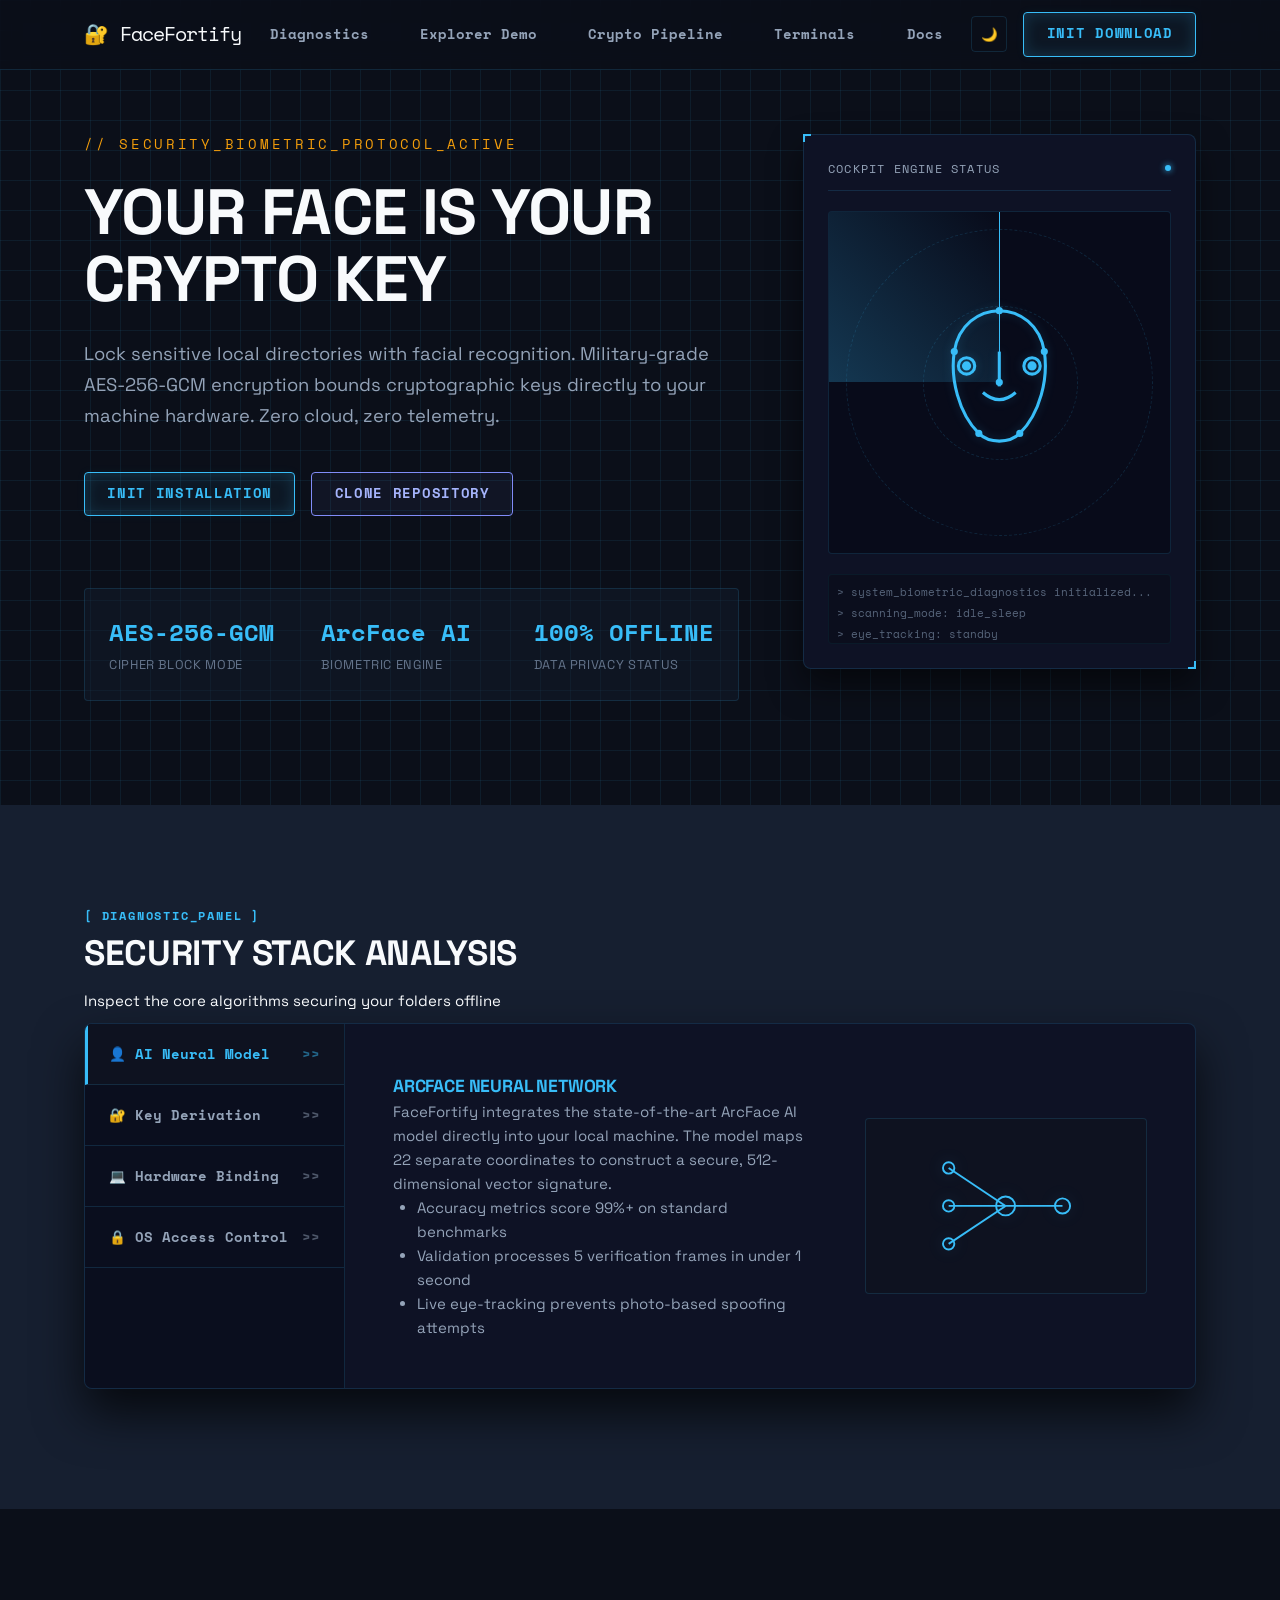
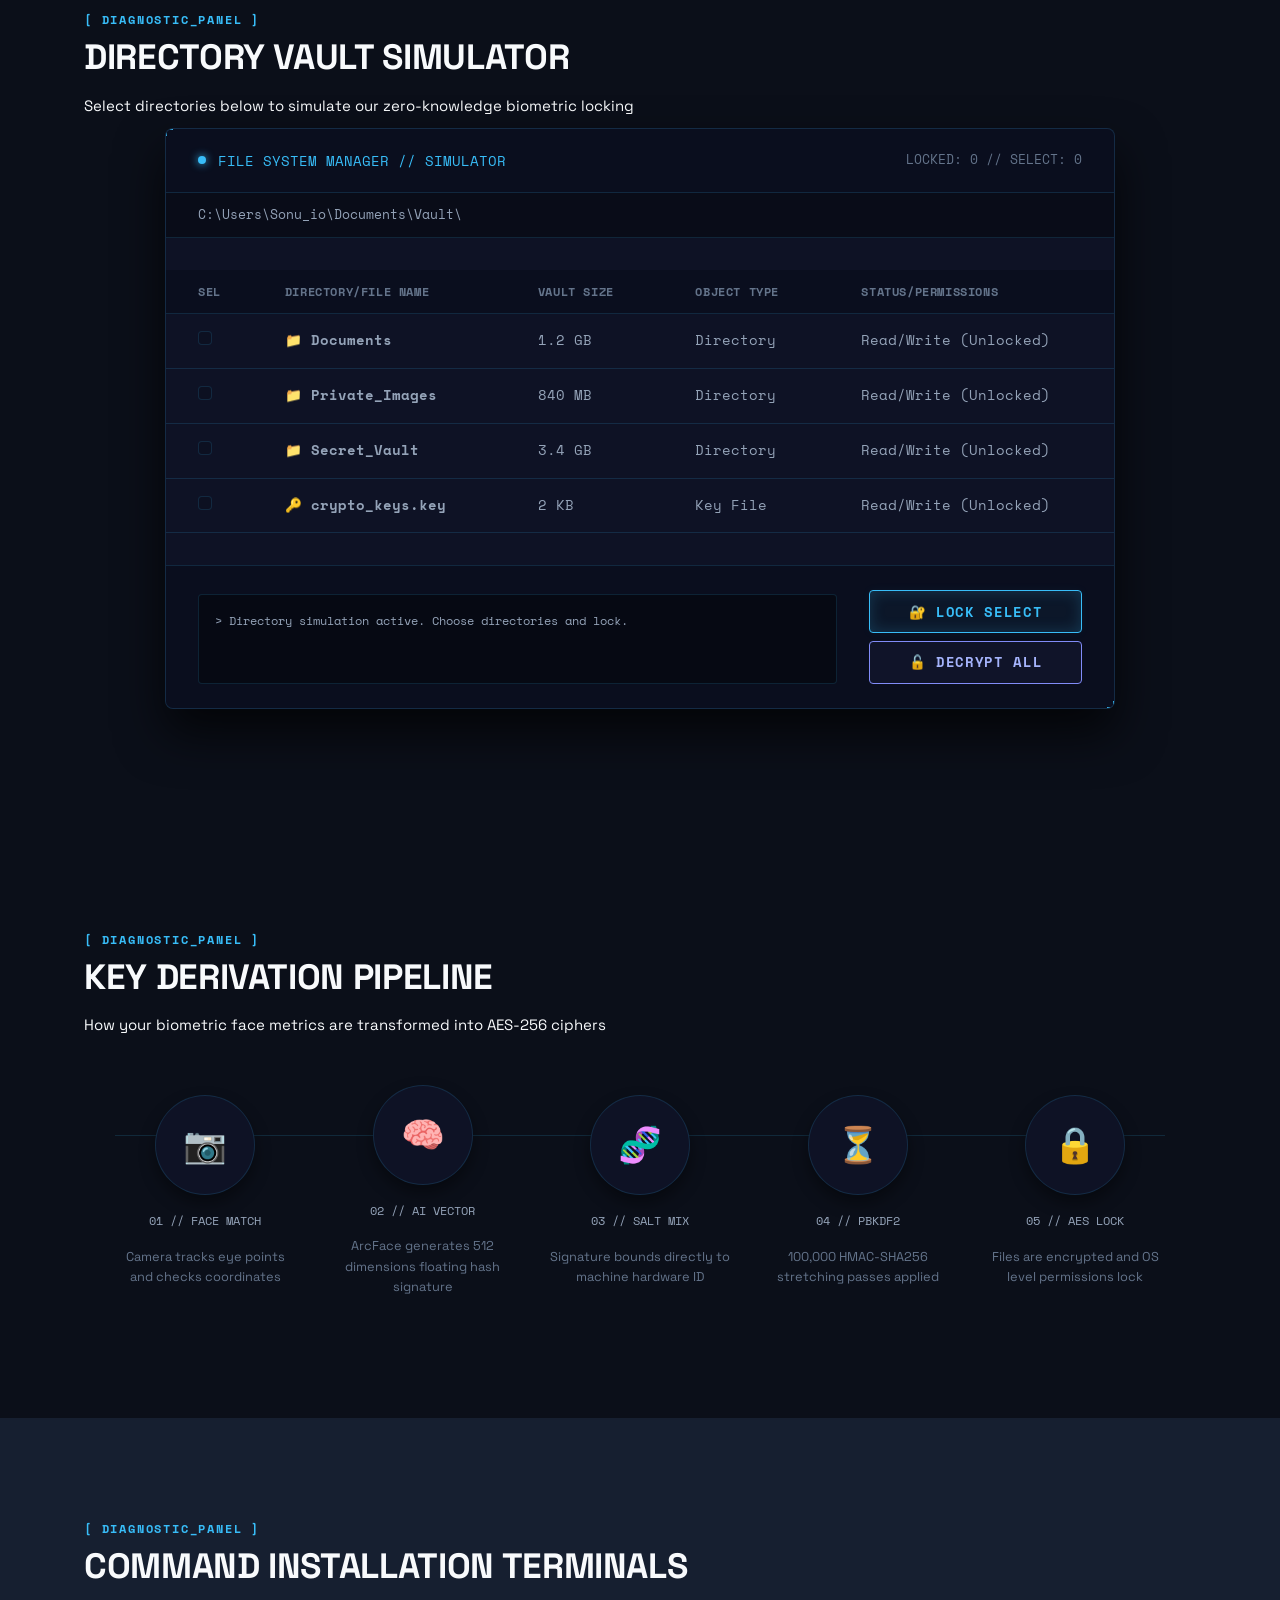
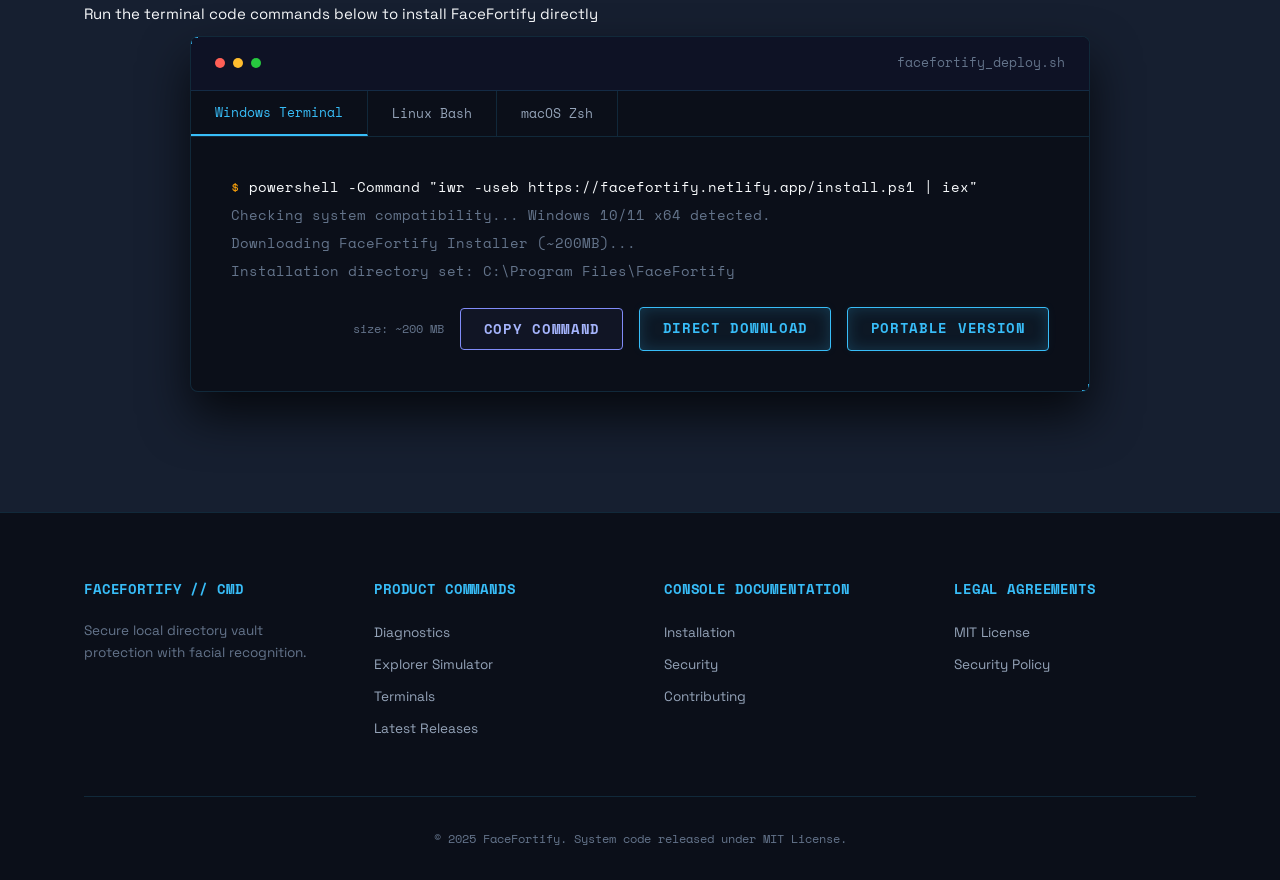
<file: index.html>
<!DOCTYPE html>
<html lang="en">

<head>
    <meta charset="UTF-8">
    <meta name="viewport" content="width=device-width, initial-scale=1.0">
    <meta name="description"
        content="FaceFortify - Secure folder protection with facial recognition. Military-grade encryption meets cutting-edge AI.">
    <meta name="keywords" content="facial recognition, encryption, folder lock, security, privacy, AES-256">
    <meta name="author" content="FaceFortify">

    <!-- Open Graph / Social Media -->
    <meta property="og:type" content="website">
    <meta property="og:title" content="FaceFortify - Secure Folder Protection with Facial Recognition">
    <meta property="og:description"
        content="Lock your sensitive folders with your face. AES-256 encryption + AI-powered facial recognition.">
    <meta property="og:image" content="https://facefortify.netlify.app/images/social-preview.png">

    <title>FaceFortify - Biometric Folder Lock & Cryptographic Console</title>

    <!-- Favicon -->
    <link rel="icon" type="image/png" href="images/favicon.png">

    <!-- CSS -->
    <link rel="stylesheet" href="css/style.css?v=1.2.0">
</head>

<body>
    <!-- Navigation Cockpit -->
    <nav class="nav">
        <div class="container">
            <div class="nav-wrapper">
                <a href="index.html" class="logo">
                    🔐 <span>FaceFortify</span>
                </a>
                <ul class="nav-menu" id="nav-menu">
                    <li><a href="#diagnostic-console">Diagnostics</a></li>
                    <li><a href="#folder-explorer">Explorer Demo</a></li>
                    <li><a href="#pipeline">Crypto Pipeline</a></li>
                    <li><a href="#download">Terminals</a></li>
                    <li><a href="docs/index.html">Docs</a></li>
                </ul>
                <div style="display: flex; align-items: center; gap: 1rem;">
                    <!-- Theme Toggle -->
                    <button id="theme-toggle" class="theme-toggle-btn" aria-label="Toggle Theme">
                        🌙
                    </button>
                    <!-- Mobile Hamburger -->
                    <button class="hamburger-menu" id="hamburger-menu" aria-label="Toggle Mobile Menu">
                        <span class="hamburger-line"></span>
                        <span class="hamburger-line"></span>
                        <span class="hamburger-line"></span>
                    </button>
                    <a href="#download" class="btn btn-primary nav-download-btn">Init Download</a>
                </div>
            </div>
        </div>
    </nav>

    <!-- Hero Cockpit Section -->
    <section class="hero">
        <div class="container">
            <div class="hero-content">
                <div class="hero-text">
                    <span class="hero-tag">// security_biometric_protocol_active</span>
                    <h1 class="hero-title">
                        Your Face is Your <span class="gradient-text">Crypto Key</span>
                    </h1>
                    <p class="hero-subtitle">
                        Lock sensitive local directories with facial recognition. Military-grade AES-256-GCM encryption
                        bounds cryptographic keys directly to your machine hardware. Zero cloud, zero telemetry.
                    </p>
                    <div class="hero-buttons">
                        <a href="#download" class="btn btn-large btn-primary">
                            Init Installation
                        </a>
                        <a href="https://github.com/SonuKumar-dev/FaceFortify" class="btn btn-large btn-secondary"
                            target="_blank">
                            Clone Repository
                        </a>
                    </div>

                    <div class="hero-stats">
                        <div class="stat">
                            <span class="stat-number">AES-256-GCM</span>
                            <span class="stat-label">CIPHER BLOCK MODE</span>
                        </div>
                        <div class="stat">
                            <span class="stat-number">ArcFace AI</span>
                            <span class="stat-label">BIOMETRIC ENGINE</span>
                        </div>
                        <div class="stat">
                            <span class="stat-number">100% OFFLINE</span>
                            <span class="stat-label">DATA PRIVACY STATUS</span>
                        </div>
                    </div>
                </div>

                <!-- Biometric Diagnostic Radar Cockpit (Right Side) -->
                <div class="biometric-scanner-cockpit hud-border">
                    <div class="cockpit-header">
                        <span class="cockpit-title">COCKPIT ENGINE STATUS</span>
                        <span class="status-dot"
                            style="width: 6px; height: 6px; background-color: var(--primary-color); border-radius: 50%; box-shadow: 0 0 6px var(--primary-color);"></span>
                    </div>

                    <div class="cockpit-screen">
                        <div class="cockpit-radar-grid"></div>
                        <div class="cockpit-radar-beam"></div>

                        <!-- Face Biometric SVG Grid Overlay -->
                        <svg class="biometric-cockpit-mesh" viewBox="0 0 100 100">
                            <path
                                d="M50 15 C40 15, 30 22, 28 35 C26 48, 30 65, 40 75 C45 80, 55 80, 60 75 C70 65, 74 48, 72 35 C70 22, 60 15, 50 15 Z" />
                            <path d="M38 42 A 4 4 0 1 1 30 42 A 4 4 0 1 1 38 42 Z" />
                            <path d="M70 42 A 4 4 0 1 1 62 42 A 4 4 0 1 1 70 42 Z" />
                            <path d="M42 55 Q 50 62, 58 55" />
                            <line x1="50" y1="35" x2="50" y2="52" />
                            <circle cx="50" cy="50" r="1" />
                            <!-- Eye tracker points -->
                            <circle cx="34" cy="42" r="1.5" fill="var(--primary-color)" />
                            <circle cx="66" cy="42" r="1.5" fill="var(--primary-color)" />
                            <!-- Face boundary tracking points -->
                            <circle cx="50" cy="15" r="1" fill="var(--primary-color)" />
                            <circle cx="28" cy="35" r="1" fill="var(--primary-color)" />
                            <circle cx="72" cy="35" r="1" fill="var(--primary-color)" />
                            <circle cx="40" cy="75" r="1" fill="var(--primary-color)" />
                            <circle cx="60" cy="75" r="1" fill="var(--primary-color)" />
                        </svg>
                    </div>

                    <div class="cockpit-data-readout" id="cockpit-readout">
                        <div class="readout-line">> system_biometric_diagnostics initialized...</div>
                        <div class="readout-line">> scanning_mode: idle_sleep</div>
                        <div class="readout-line">> eye_tracking: standby</div>
                    </div>
                </div>
            </div>
        </div>
    </section>

    <!-- Technical Diagnostic Tabbed Panel -->
    <section class="diag-section" id="diagnostic-console">
        <div class="container">
            <div class="section-header">
                <h2 class="section-title">Security Stack Analysis</h2>
                <p class="section-subtitle">Inspect the core algorithms securing your folders offline</p>
            </div>

            <div class="diag-container">
                <div class="diag-tabs-menu">
                    <button class="diag-tab-btn active" data-tab="tab-neural">👤 AI Neural Model</button>
                    <button class="diag-tab-btn" data-tab="tab-cryptography">🔐 Key Derivation</button>
                    <button class="diag-tab-btn" data-tab="tab-hardware">💻 Hardware Binding</button>
                    <button class="diag-tab-btn" data-tab="tab-acl">🔒 OS Access Control</button>
                </div>

                <!-- Tab 1: AI Neural Model -->
                <div class="diag-panel-content active" id="tab-neural">
                    <div class="diag-panel-layout">
                        <div class="diag-panel-info">
                            <h3 class="neon-text-cyan mb-2">ArcFace Neural Network</h3>
                            <p class="mb-3" style="color: var(--text-secondary);">
                                FaceFortify integrates the state-of-the-art ArcFace AI model directly into your local
                                machine. The model maps 22 separate coordinates to construct a secure, 512-dimensional
                                vector signature.
                            </p>
                            <ul class="mb-3" style="margin-left: 1.5rem; color: var(--text-secondary);">
                                <li>Accuracy metrics score 99%+ on standard benchmarks</li>
                                <li>Validation processes 5 verification frames in under 1 second</li>
                                <li>Live eye-tracking prevents photo-based spoofing attempts</li>
                            </ul>
                        </div>
                        <div class="diag-visual-slot">
                            <!-- ArcFace SVG Diagram -->
                            <svg class="neural-grid-mesh" viewBox="0 0 100 60">
                                <!-- Node Connections -->
                                <line x1="20" y1="10" x2="50" y2="30" stroke="rgba(0, 242, 254, 0.2)"
                                    stroke-width="0.8" />
                                <line x1="20" y1="30" x2="50" y2="30" stroke="rgba(0, 242, 254, 0.2)"
                                    stroke-width="0.8" />
                                <line x1="20" y1="50" x2="50" y2="30" stroke="rgba(0, 242, 254, 0.2)"
                                    stroke-width="0.8" />
                                <line x1="50" y1="30" x2="80" y2="30" stroke="rgba(127, 0, 255, 0.3)"
                                    stroke-width="0.8" />
                                <!-- Network Nodes -->
                                <circle class="neural-node" cx="20" cy="10" r="3" />
                                <circle class="neural-node" cx="20" cy="30" r="3" />
                                <circle class="neural-node" cx="20" cy="50" r="3" />
                                <circle class="neural-node" cx="50" cy="30" r="5" />
                                <circle class="neural-node" cx="80" cy="30" r="4" fill="var(--secondary-light)" />
                            </svg>
                        </div>
                    </div>
                </div>

                <!-- Tab 2: Cryptography -->
                <div class="diag-panel-content" id="tab-cryptography">
                    <div class="diag-panel-layout">
                        <div class="diag-panel-info">
                            <h3 class="neon-text-purple mb-2">PBKDF2 Key Derivation</h3>
                            <p class="mb-3" style="color: var(--text-secondary);">
                                Encrypted key files are protected from brute force attacks using PBKDF2 hash stretching
                                (utilizing HMAC-SHA256). The process stretches input vectors over 100,000 CPU
                                iterations.
                            </p>
                            <ul class="mb-3" style="margin-left: 1.5rem; color: var(--text-secondary);">
                                <li>Derives keys using a dynamically generated unique cryptographed salt</li>
                                <li>Slows dictionary attack attempts down to 10 guesses per second</li>
                                <li>AES-256-GCM encrypts files in 64KB chunks for speed and reliability</li>
                            </ul>
                        </div>
                        <div class="diag-visual-slot">
                            <!-- Cryptography SVG Diagram -->
                            <svg class="neural-grid-mesh" viewBox="0 0 100 60">
                                <!-- Mixing flow block diagram -->
                                <rect class="mixing-block" x="15" y="15" width="25" height="30" rx="2" />
                                <rect class="mixing-block" x="60" y="15" width="25" height="30" rx="2" />
                                <path class="mixing-arrow" d="M 40 30 L 60 30" />
                                <text x="27.5" y="33" fill="var(--primary-color)" font-family="Space Mono" font-size="6"
                                    text-anchor="middle">SALT</text>
                                <text x="72.5" y="33" fill="var(--secondary-light)" font-family="Space Mono"
                                    font-size="6" text-anchor="middle">KEY</text>
                            </svg>
                        </div>
                    </div>
                </div>

                <!-- Tab 3: Hardware Binding -->
                <div class="diag-panel-content" id="tab-hardware">
                    <div class="diag-panel-layout">
                        <div class="diag-panel-info">
                            <h3 class="neon-text-cyan mb-2">Machine Hardware Binding</h3>
                            <p class="mb-3" style="color: var(--text-secondary);">
                                To guarantee that stolen hard drives or copied keyfiles remain completely useless on
                                other computers, FaceFortify derives hashes directly from machine hardware signatures.
                            </p>
                            <ul class="mb-3" style="margin-left: 1.5rem; color: var(--text-secondary);">
                                <li>CPU serial numbers and motherboard serial identifiers are queried</li>
                                <li>Primary network interfaces' hardware MAC addresses are mixed in</li>
                                <li>Backup passwords can recover data if hardware needs repairs</li>
                            </ul>
                        </div>
                        <div class="diag-visual-slot">
                            <svg class="neural-grid-mesh" viewBox="0 0 100 60">
                                <!-- Hardware bind graphic -->
                                <rect x="25" y="10" width="50" height="40" rx="4" fill="none"
                                    stroke="var(--primary-color)" stroke-width="1" />
                                <line x1="25" y1="20" x2="75" y2="20" stroke="var(--primary-color)" stroke-width="1" />
                                <line x1="25" y1="40" x2="75" y2="40" stroke="var(--primary-color)" stroke-width="1" />
                                <text x="50" y="17" fill="var(--primary-color)" font-family="Space Mono" font-size="5"
                                    text-anchor="middle">CPU SIG</text>
                                <text x="50" y="32" fill="var(--primary-color)" font-family="Space Mono" font-size="5"
                                    text-anchor="middle">MAC ADDR</text>
                                <text x="50" y="47" fill="var(--primary-color)" font-family="Space Mono" font-size="5"
                                    text-anchor="middle">MOTHERBOARD</text>
                            </svg>
                        </div>
                    </div>
                </div>

                <!-- Tab 4: OS Access Control -->
                <div class="diag-panel-content" id="tab-acl">
                    <div class="diag-panel-layout">
                        <div class="diag-panel-info">
                            <h3 class="neon-text-purple mb-2">OS-Level Permissions Lock</h3>
                            <p class="mb-3" style="color: var(--text-secondary);">
                                Besides binary file encryption, the desktop app modifies system access control
                                permissions dynamically on folders.
                            </p>
                            <ul class="mb-3" style="margin-left: 1.5rem; color: var(--text-secondary);">
                                <li>Applies OS Access Control Lists (ACL) on Windows hosts</li>
                                <li>Fires system chmod updates directly on Linux and macOS devices</li>
                                <li>Restricts other local user profiles from accessing locked paths</li>
                            </ul>
                        </div>
                        <div class="diag-visual-slot">
                            <svg class="neural-grid-mesh" viewBox="0 0 100 60">
                                <!-- OS shield graphic -->
                                <path d="M 50 10 Q 30 15, 30 35 Q 50 50, 50 50 Q 50 50, 70 35 Q 70 15, 50 10 Z"
                                    fill="none" stroke="var(--secondary-light)" stroke-width="1.5" />
                                <text x="50" y="32" fill="var(--text-primary)" font-family="Space Mono" font-size="8"
                                    text-anchor="middle">ACL</text>
                            </svg>
                        </div>
                    </div>
                </div>
            </div>
        </div>
    </section>

    <!-- Simulated Interactive File Directory Explorer Tree Widget -->
    <section class="explorer-section" id="folder-explorer">
        <div class="container">
            <div class="section-header">
                <h2 class="section-title">Directory Vault Simulator</h2>
                <p class="section-subtitle">Select directories below to simulate our zero-knowledge biometric locking
                </p>
            </div>

            <div class="explorer-grid-container hud-border">
                <div class="scan-laser-overlay" id="row-scan-laser"></div>

                <div class="explorer-header">
                    <span class="explorer-title">
                        <span class="explorer-indicator"></span>
                        FILE SYSTEM MANAGER // SIMULATOR
                    </span>
                    <span class="monospace" style="font-size: 0.8rem; color: var(--text-light);"
                        id="lock-count-label">LOCKED: 0 // SELECT: 0</span>
                </div>

                <div class="explorer-path-bar">
                    C:\Users\Sonu_io\Documents\Vault\
                </div>

                <div class="explorer-table-wrapper">
                    <table class="explorer-table">
                        <thead>
                            <tr>
                                <th class="explorer-th" style="width: 60px;">SEL</th>
                                <th class="explorer-th">DIRECTORY/FILE NAME</th>
                                <th class="explorer-th">VAULT SIZE</th>
                                <th class="explorer-th">OBJECT TYPE</th>
                                <th class="explorer-th">STATUS/PERMISSIONS</th>
                            </tr>
                        </thead>
                        <tbody id="directory-list-body">
                            <!-- Dynamic directory rows will be loaded by main.js -->
                        </tbody>
                    </table>
                </div>

                <div class="explorer-console-deck">
                    <div class="explorer-log-terminal" id="explorer-console-logs">
                        <div class="console-line">> Directory simulation active. Choose directories and lock.</div>
                    </div>
                    <div class="explorer-actions">
                        <button class="btn btn-primary" id="btn-lock-files">🔐 LOCK SELECT</button>
                        <button class="btn btn-secondary" id="btn-unlock-files" disabled>🔓 DECRYPT ALL</button>
                    </div>
                </div>
            </div>
        </div>
    </section>

    <!-- Cryptographic Key Pipeline Flowchart -->
    <section class="pipeline-section" id="pipeline">
        <div class="container">
            <div class="section-header">
                <h2 class="section-title">Key Derivation Pipeline</h2>
                <p class="section-subtitle">How your biometric face metrics are transformed into AES-256 ciphers</p>
            </div>

            <div class="pipeline-flow">
                <!-- Node 1 -->
                <div class="pipeline-node">
                    <div class="node-icon-wrapper">📷</div>
                    <span class="node-label">01 // FACE MATCH</span>
                    <span class="node-desc">Camera tracks eye points and checks coordinates</span>
                </div>
                <!-- Node 2 -->
                <div class="pipeline-node">
                    <div class="node-icon-wrapper">🧠</div>
                    <span class="node-label">02 // AI VECTOR</span>
                    <span class="node-desc">ArcFace generates 512 dimensions floating hash signature</span>
                </div>
                <!-- Node 3 -->
                <div class="pipeline-node">
                    <div class="node-icon-wrapper">🧬</div>
                    <span class="node-label">03 // SALT MIX</span>
                    <span class="node-desc">Signature bounds directly to machine hardware ID</span>
                </div>
                <!-- Node 4 -->
                <div class="pipeline-node">
                    <div class="node-icon-wrapper">⏳</div>
                    <span class="node-label">04 // PBKDF2</span>
                    <span class="node-desc">100,000 HMAC-SHA256 stretching passes applied</span>
                </div>
                <!-- Node 5 -->
                <div class="pipeline-node">
                    <div class="node-icon-wrapper">🔒</div>
                    <span class="node-label">05 // AES LOCK</span>
                    <span class="node-desc">Files are encrypted and OS level permissions lock</span>
                </div>
            </div>
        </div>
    </section>

    <!-- Terminal-Style Software Download Deck -->
    <section class="download-section" id="download">
        <div class="container">
            <div class="section-header">
                <h2 class="section-title">Command Installation Terminals</h2>
                <p class="section-subtitle">Run the terminal code commands below to install FaceFortify directly</p>
            </div>

            <div class="download-console-deck hud-border">
                <div class="download-console-header">
                    <div class="console-dots">
                        <span class="dot red"></span>
                        <span class="dot yellow"></span>
                        <span class="dot green"></span>
                    </div>
                    <span class="monospace"
                        style="font-size: 0.8rem; color: var(--text-light);">facefortify_deploy.sh</span>
                </div>

                <div class="console-tab-selectors">
                    <button class="console-tab-btn active" data-platform="windows">Windows Terminal</button>
                    <button class="console-tab-btn" data-platform="linux">Linux Bash</button>
                    <button class="console-tab-btn" data-platform="macos">macOS Zsh</button>
                </div>

                <div class="download-shell-panel">
                    <div class="shell-code-lines" id="shell-cmd-output">
                        <!-- Dynamic output loaded by main.js -->
                    </div>
                    <div class="console-actions-bar">
                        <span class="monospace" style="font-size: 0.75rem; color: var(--text-light);">size: ~200
                            MB</span>
                        <button class="btn btn-secondary" id="btn-copy-shell">COPY COMMAND</button>
                        <a href="https://github.com/SonuKumar-dev/FaceFortify/releases/download/v1.2.0/FaceFortify-Setup-1.2.0.exe"
                            class="btn btn-primary" id="btn-direct-download">DIRECT DOWNLOAD</a>
                        <a href="https://github.com/SonuKumar-dev/FaceFortify/releases/download/v1.2.0/FaceFortify-Portable-1.2.0.zip"
                            class="btn btn-primary" id="btn-portable-download">PORTABLE VERSION</a>
                    </div>
                </div>
            </div>
        </div>
    </section>

    <!-- Footer Cockpit -->
    <footer class="footer">
        <div class="container">
            <div class="footer-content">
                <div class="footer-section">
                    <h4>FaceFortify // CMD</h4>
                    <p>Secure local directory vault protection with facial recognition.</p>
                </div>

                <div class="footer-section">
                    <h4>Product Commands</h4>
                    <ul>
                        <li><a href="#diagnostic-console">Diagnostics</a></li>
                        <li><a href="#folder-explorer">Explorer Simulator</a></li>
                        <li><a href="#download">Terminals</a></li>
                        <li><a href="https://github.com/SonuKumar-dev/FaceFortify/releases" target="_blank">Latest
                                Releases</a></li>
                    </ul>
                </div>

                <div class="footer-section">
                    <h4>Console Documentation</h4>
                    <ul>
                        <li><a href="docs/index.html#install-windows">Installation</a></li>
                        <li><a href="docs/index.html#security-overview">Security</a></li>
                        <li><a href="https://github.com/SonuKumar-dev/FaceFortify/blob/main/docs/CONTRIBUTING.md"
                                target="_blank">Contributing</a></li>
                    </ul>
                </div>

                <div class="footer-section">
                    <h4>Legal Agreements</h4>
                    <ul>
                        <li><a href="https://github.com/SonuKumar-dev/FaceFortify/blob/main/LICENSE" target="_blank">MIT
                                License</a></li>
                        <li><a href="https://github.com/SonuKumar-dev/FaceFortify/blob/main/docs/SECURITY.md"
                                target="_blank">Security Policy</a></li>
                    </ul>
                </div>
            </div>

            <div class="footer-bottom">
                <p>&copy; 2025 FaceFortify. System code released under MIT License.</p>
            </div>
        </div>
    </footer>

    <!-- JavaScript -->
    <script src="js/main.js?v=1.2.0"></script>
</body>

</html>
</file>
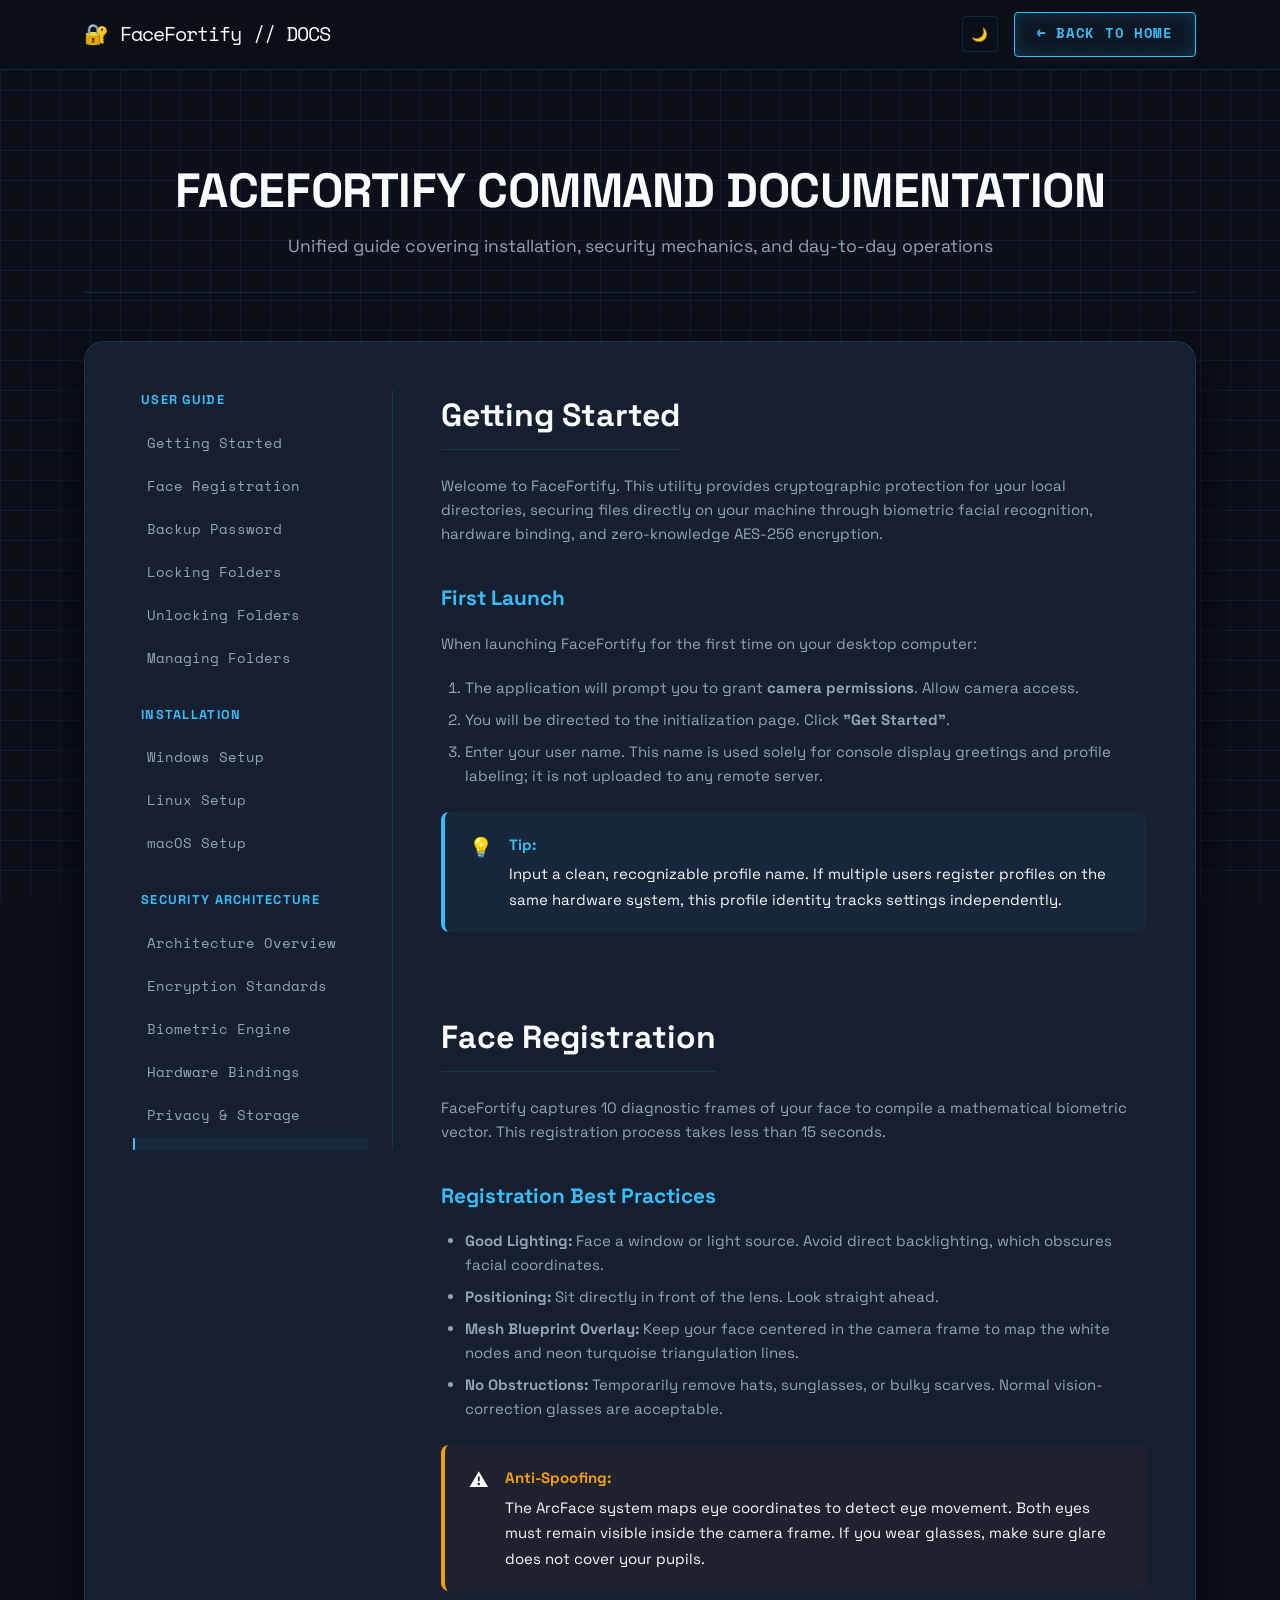
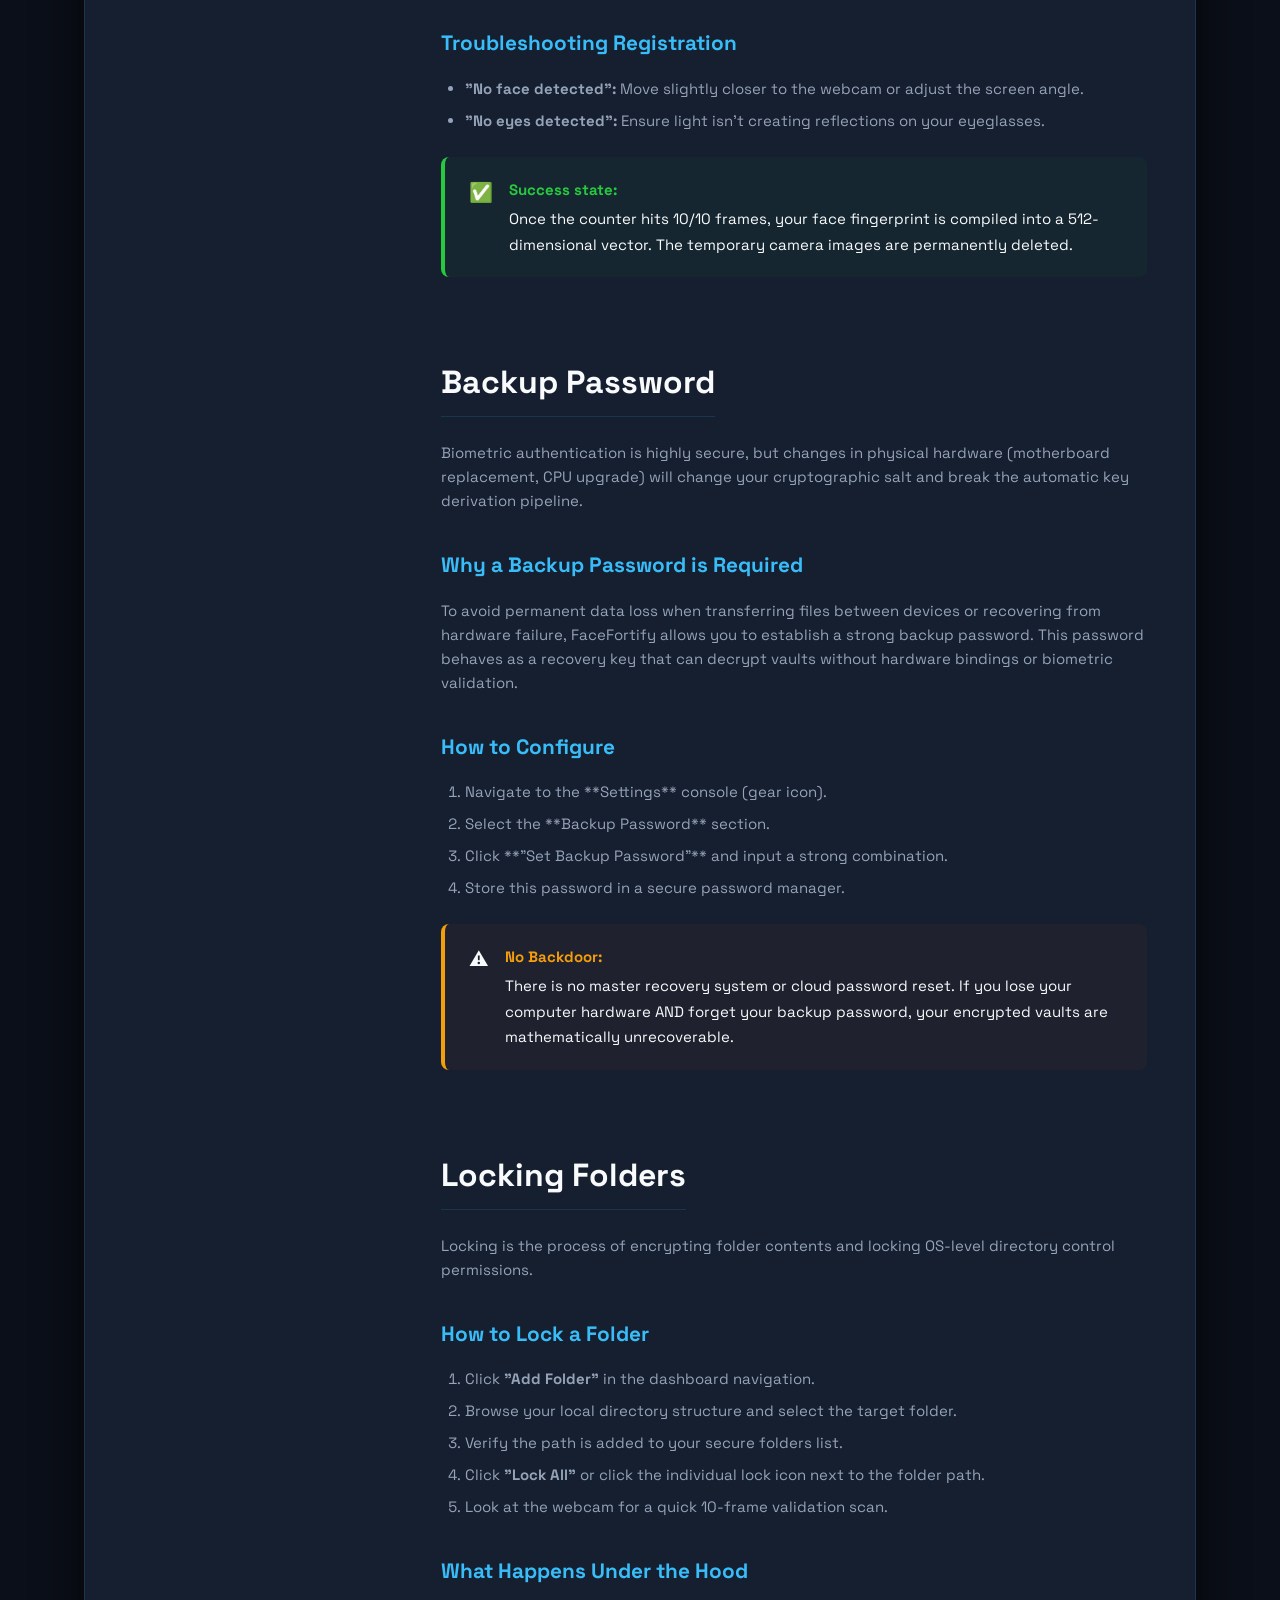
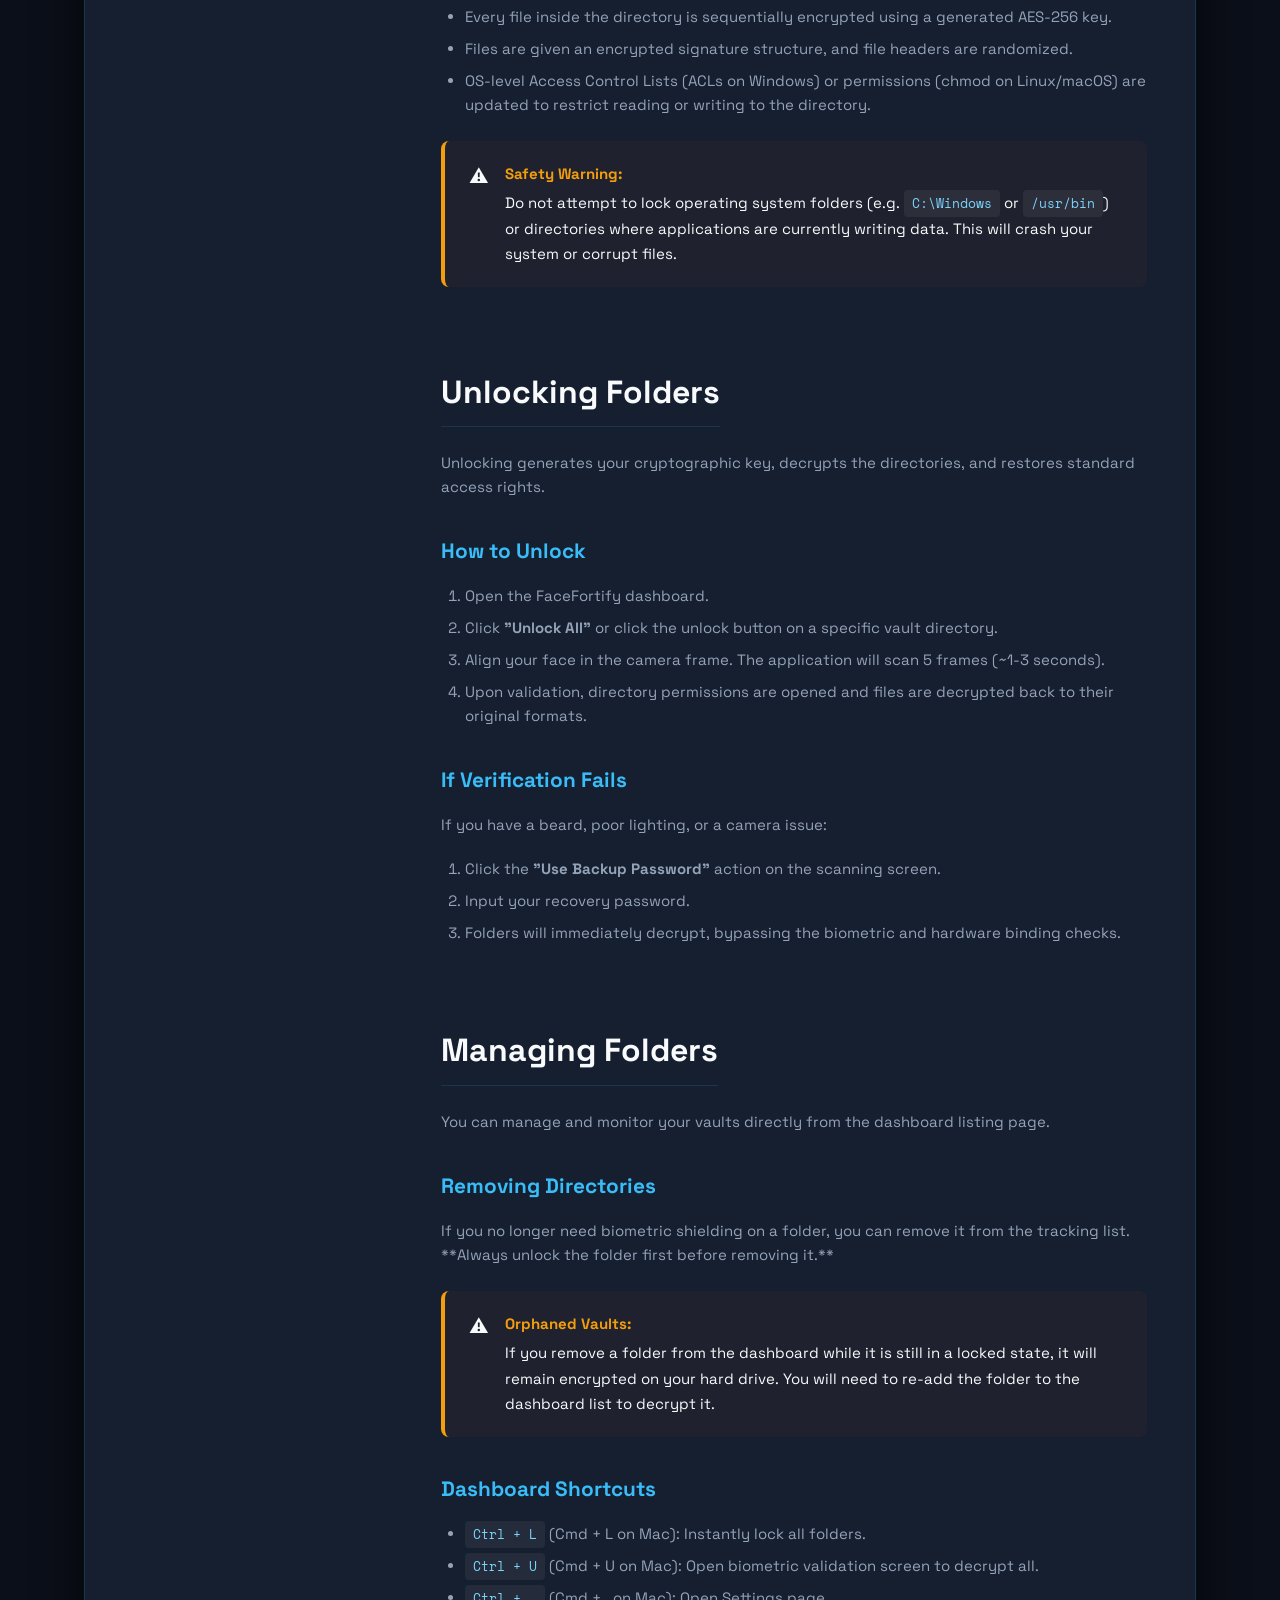
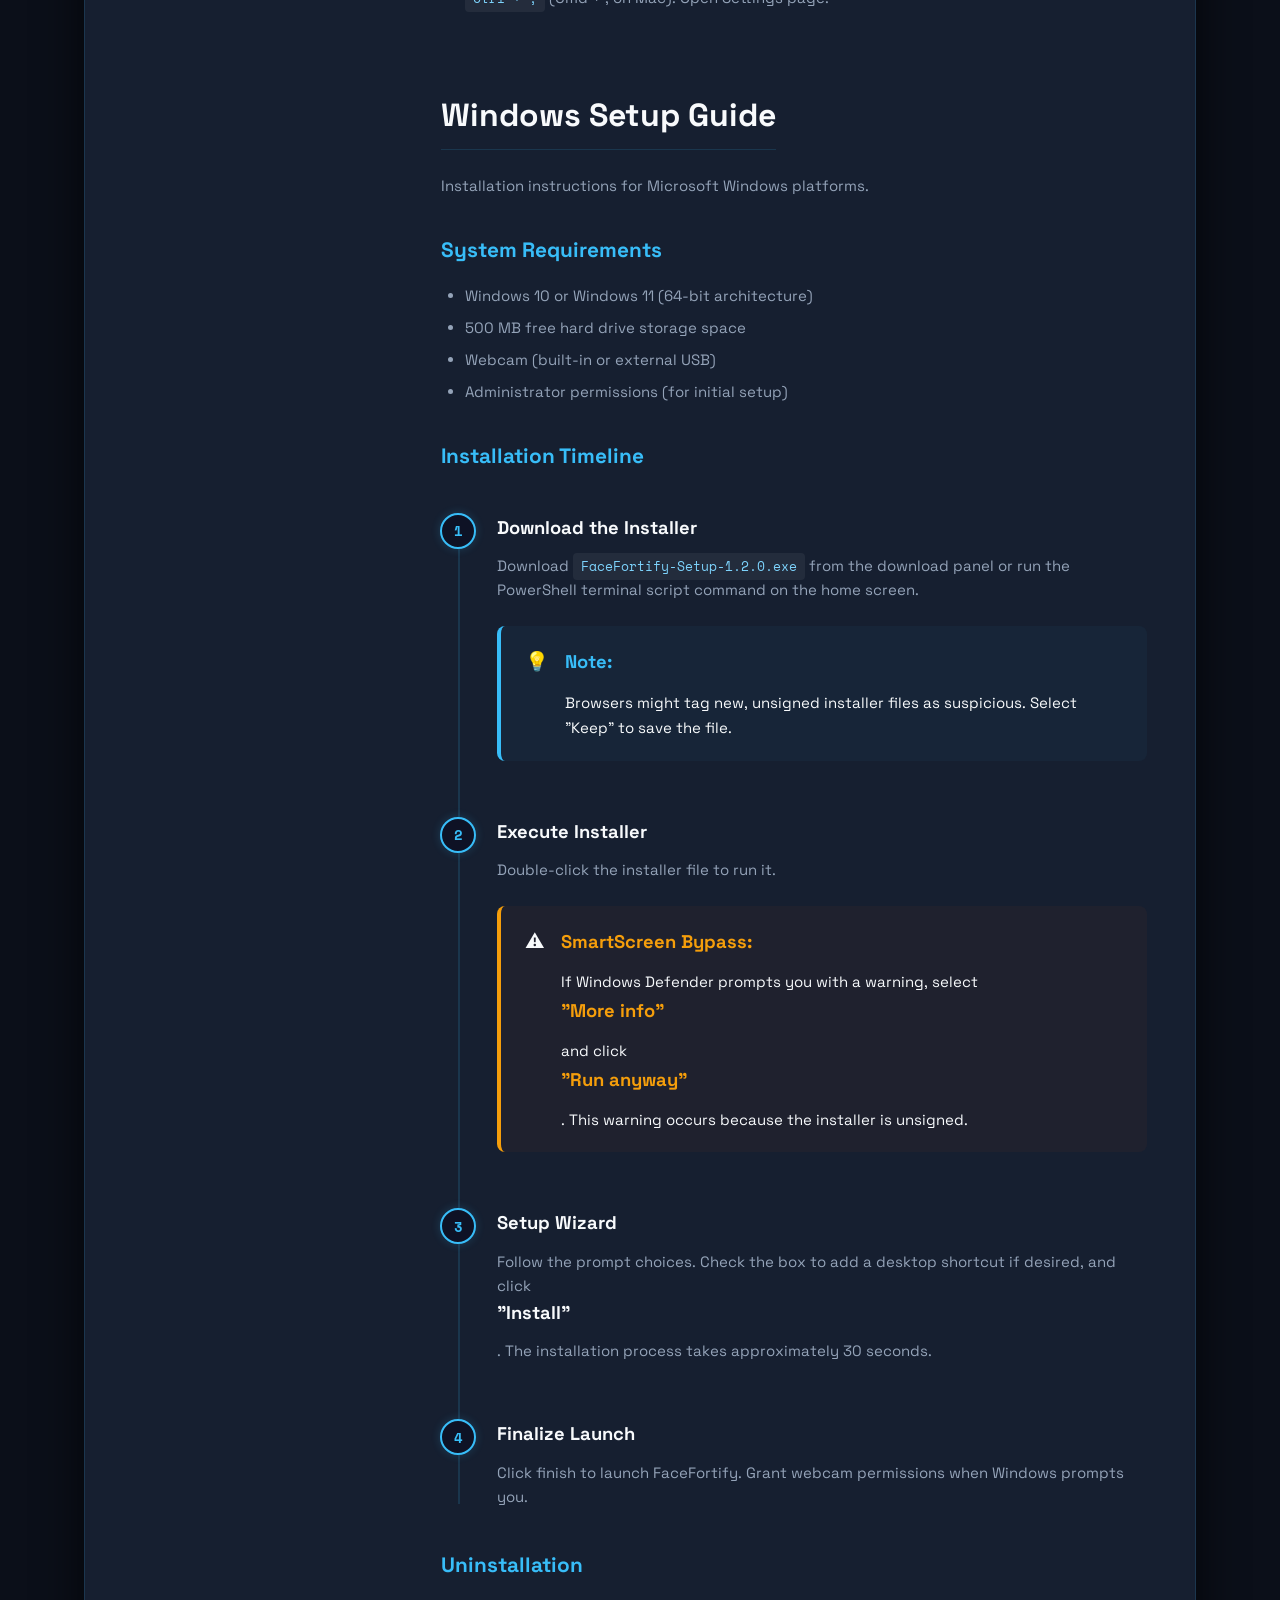
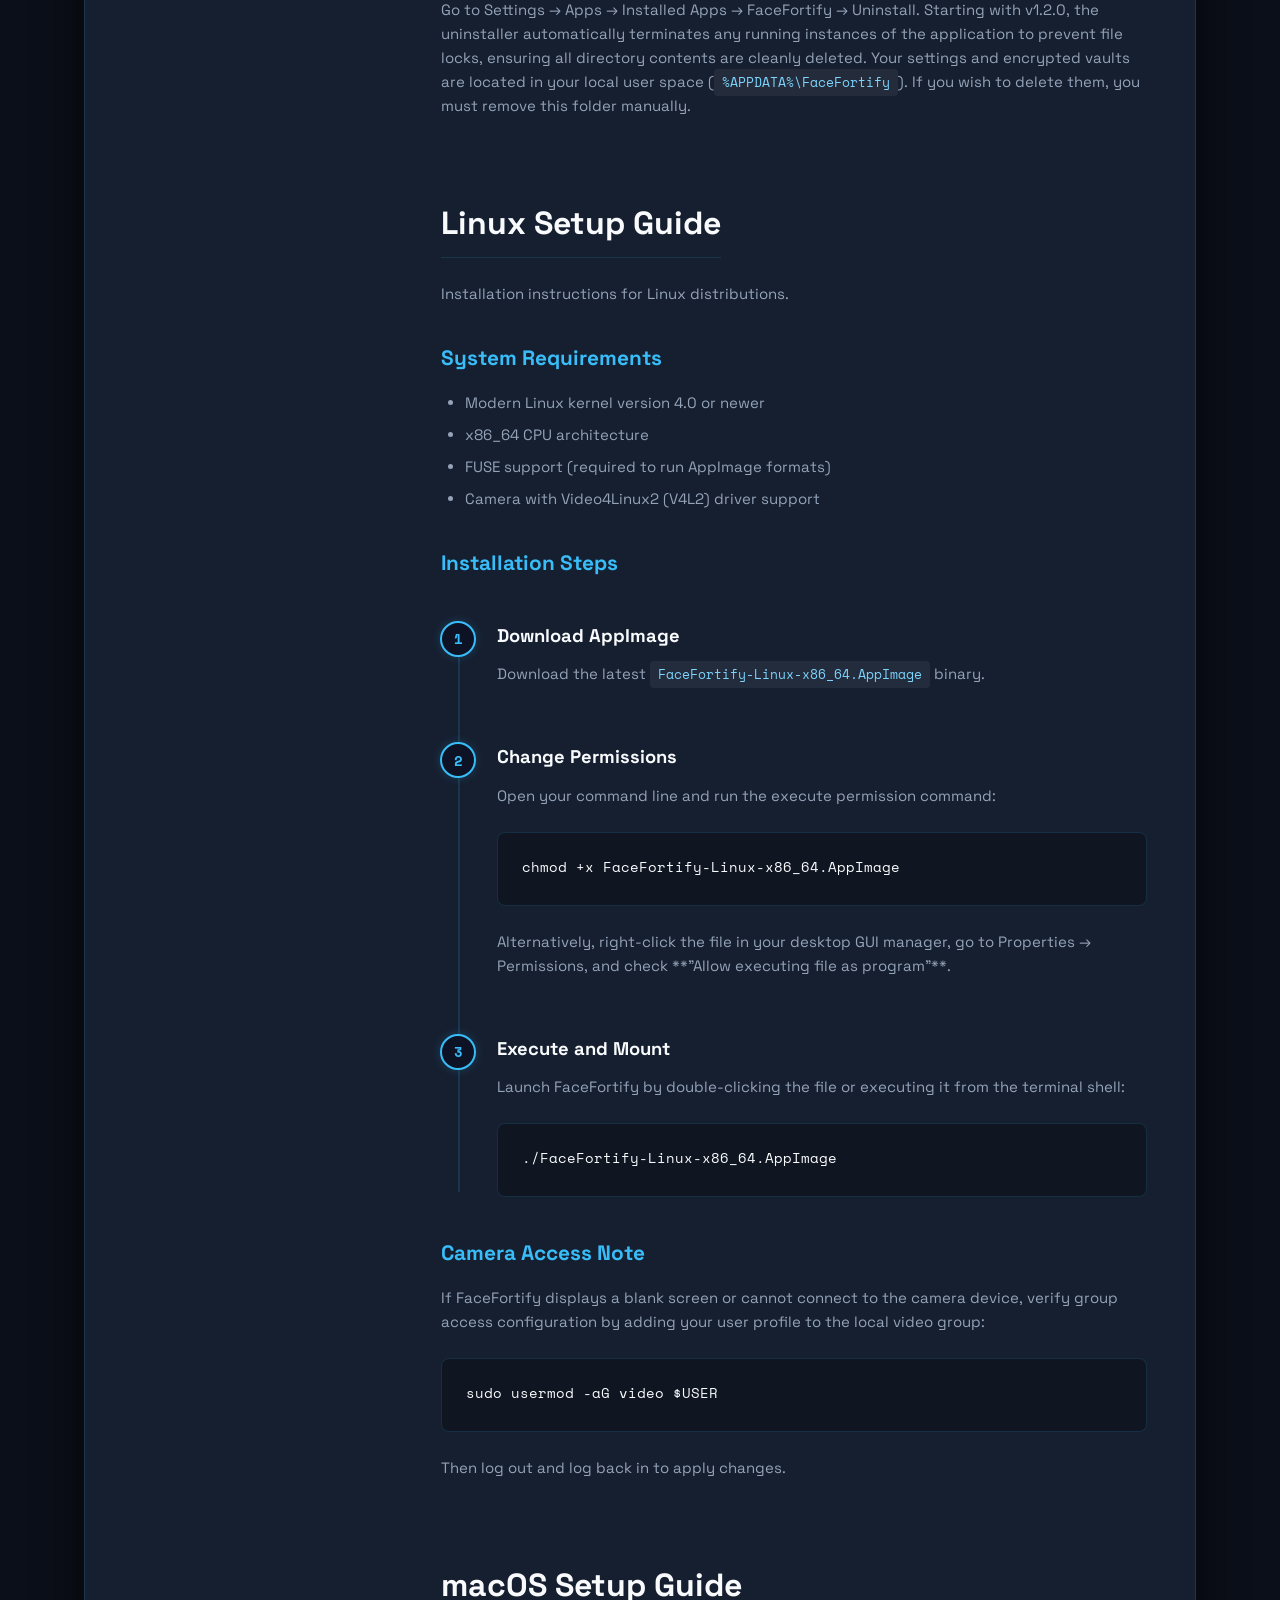
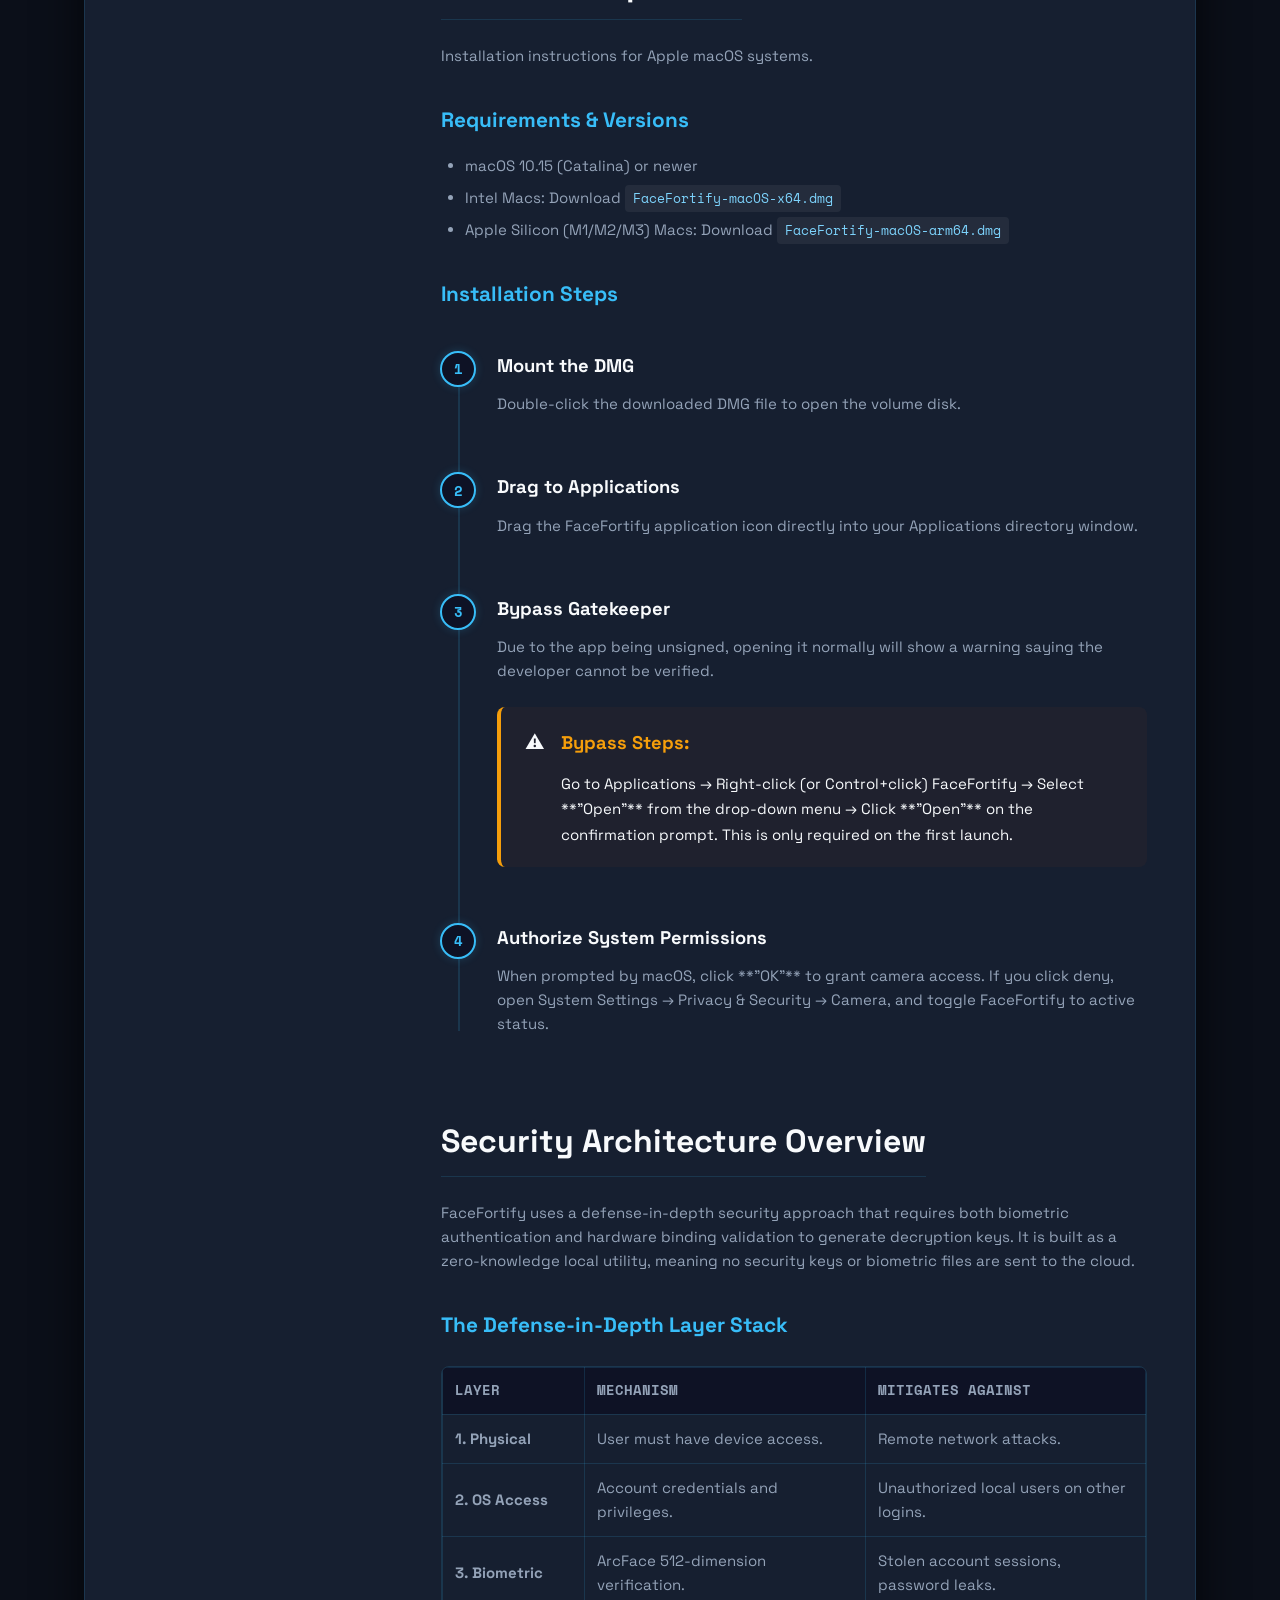
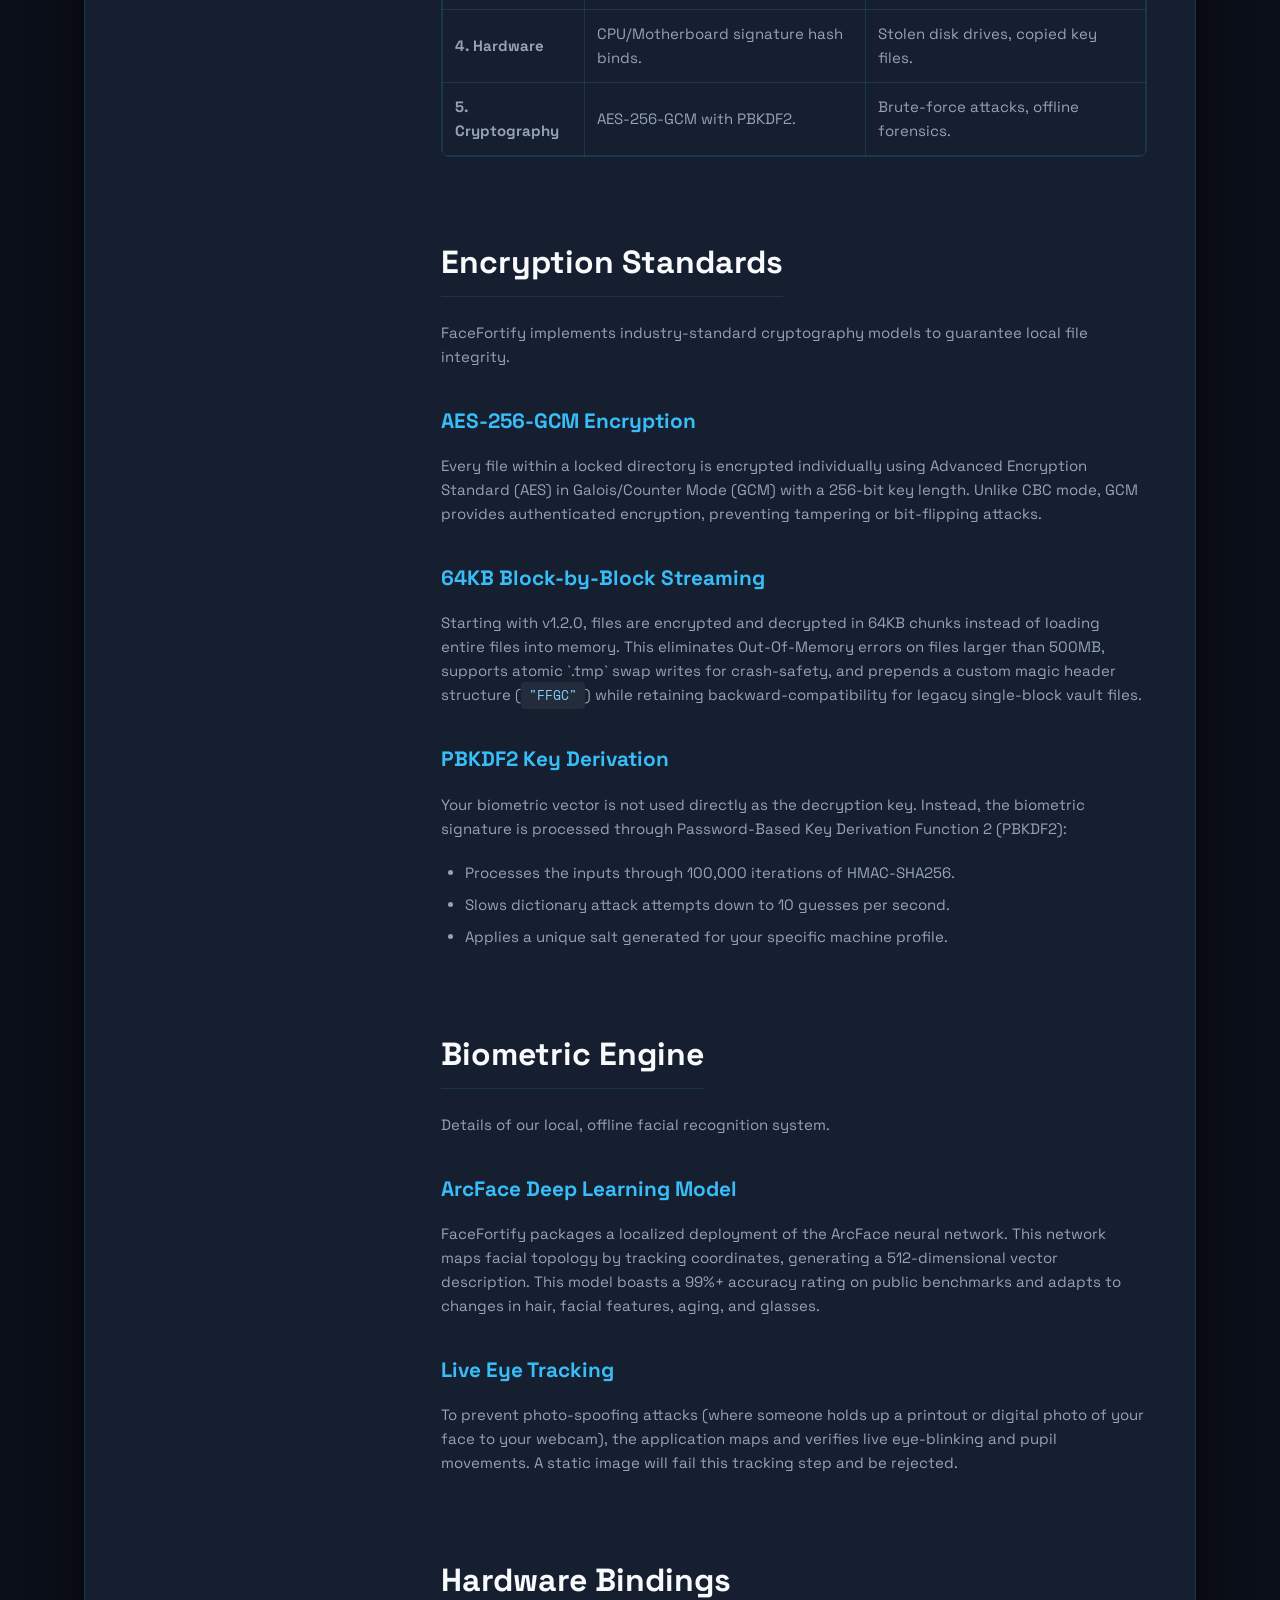
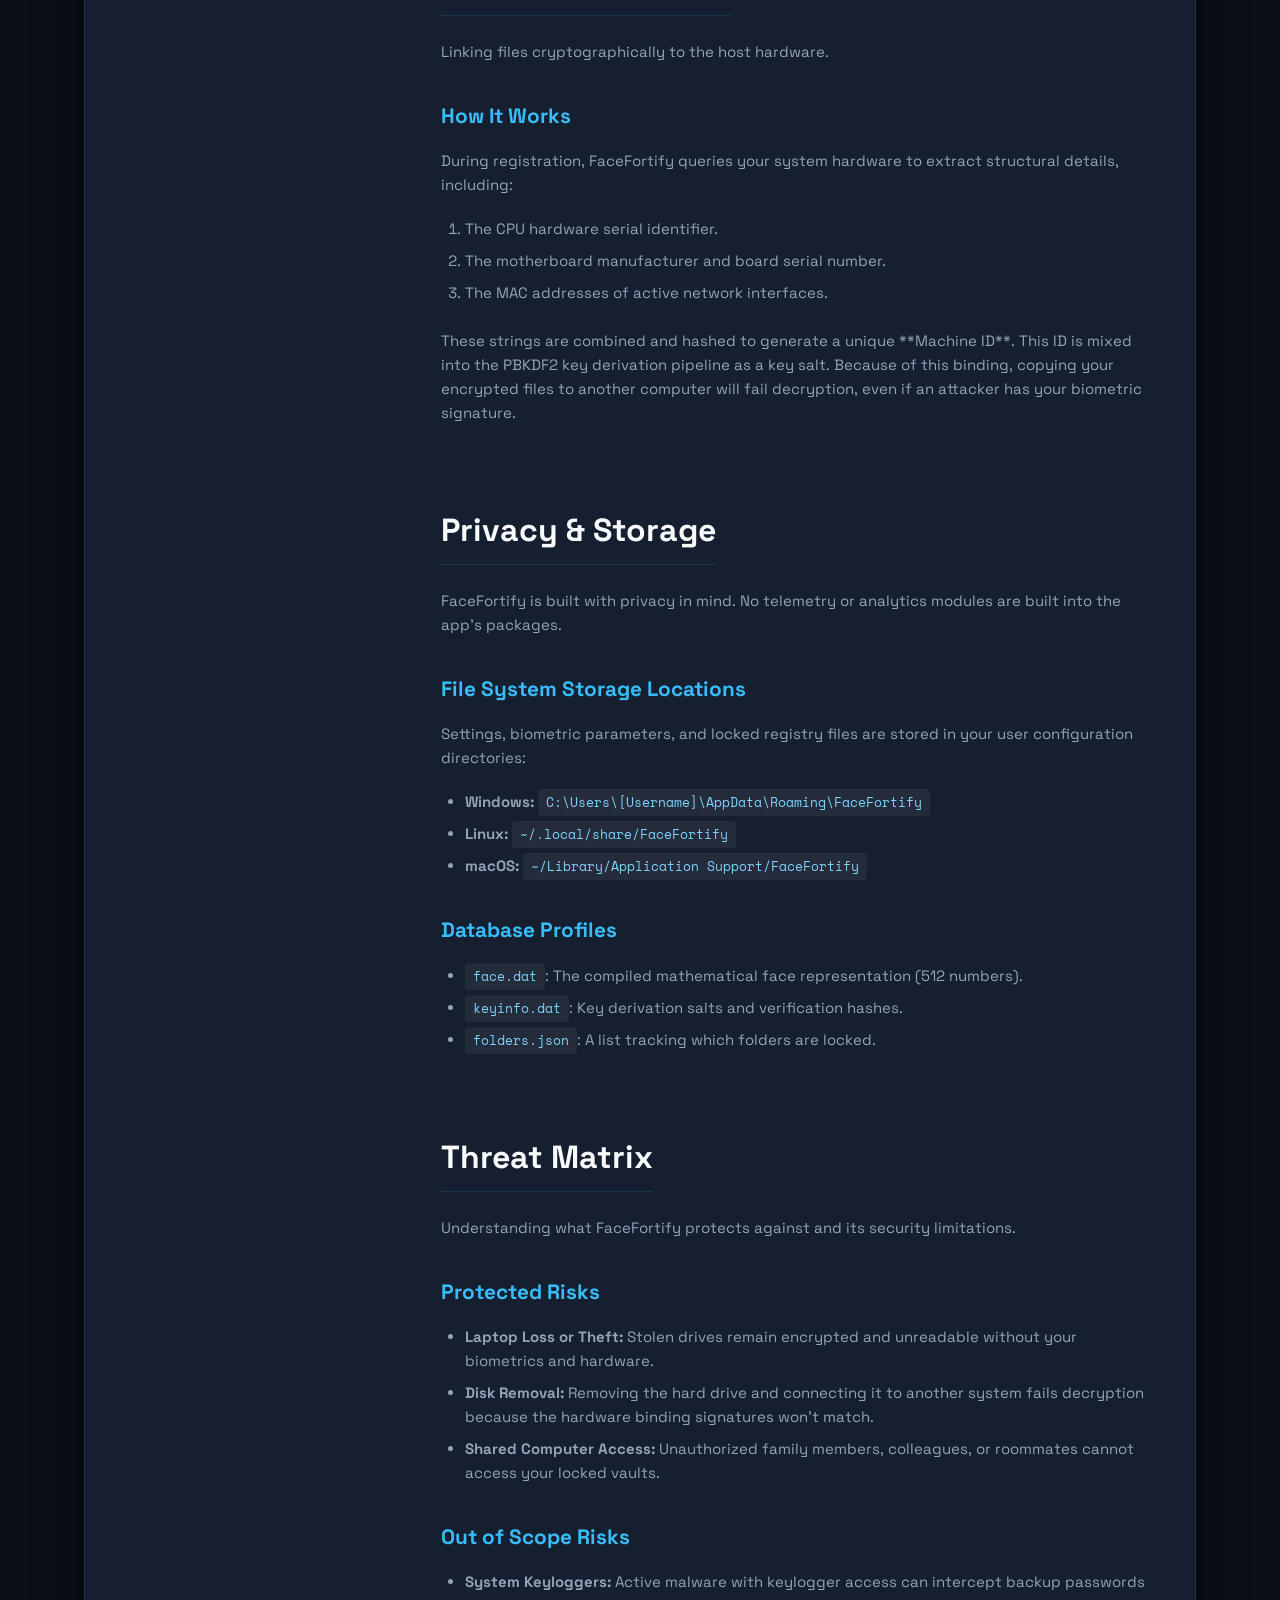
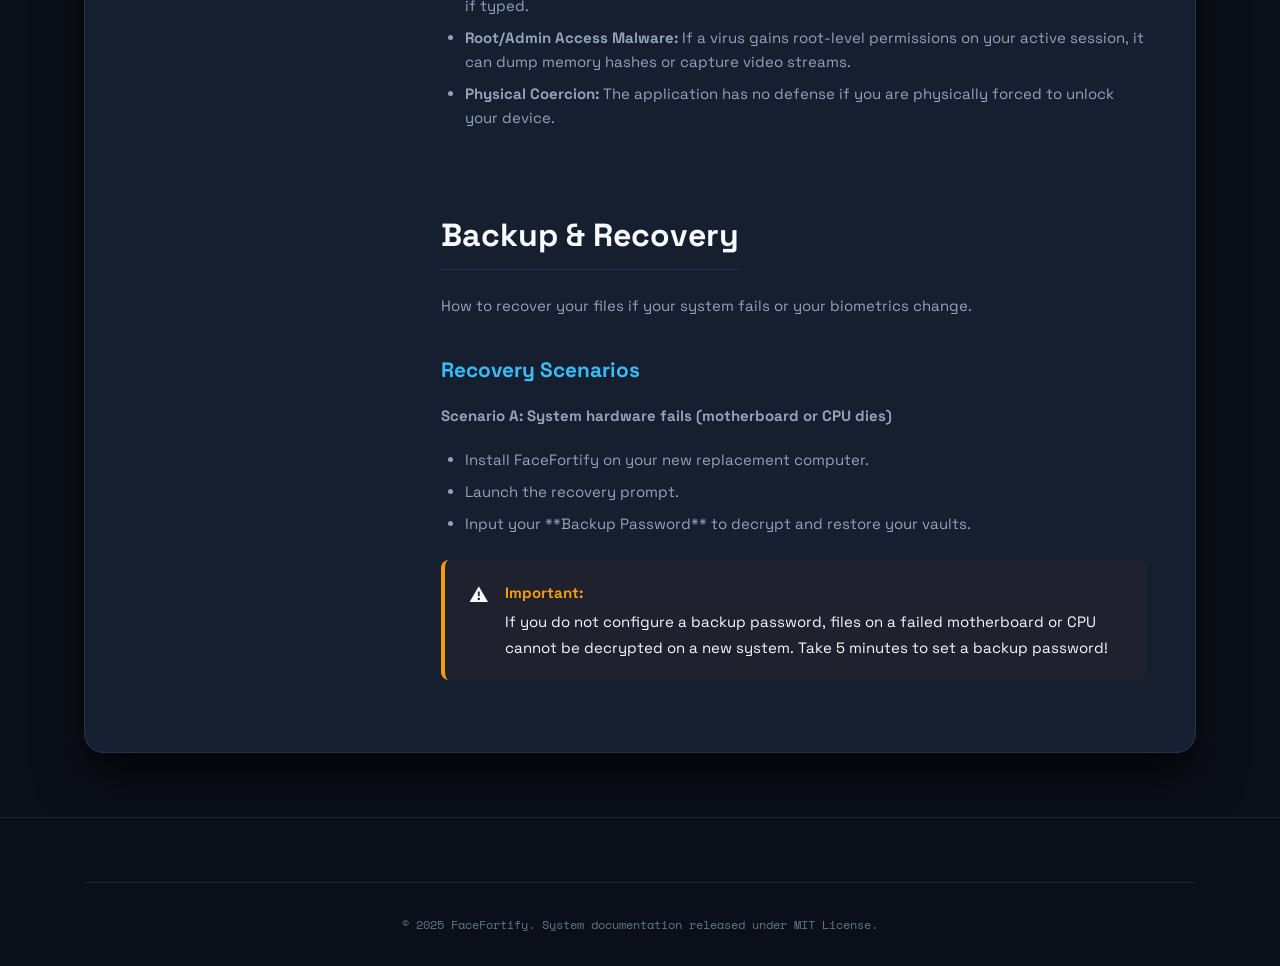
<file: docs/index.html>
<!DOCTYPE html>
<html lang="en">

<head>
    <meta charset="UTF-8">
    <meta name="viewport" content="width=device-width, initial-scale=1.0">
    <title>Documentation Hub - FaceFortify</title>
    <link rel="icon" type="image/png" href="../images/favicon.png">
    <link
        href="https://fonts.googleapis.com/css2?family=Space+Grotesk:wght@400;500;600;700&family=Space+Mono:wght@400;700&family=Inter:wght@400;500;600;700&display=swap"
        rel="stylesheet">
    <link rel="stylesheet" href="../css/style.css?v=1.2.0">
</head>

<body>
    <!-- Top Cockpit Nav -->
    <nav class="nav">
        <div class="container">
            <div class="nav-wrapper">
                <a href="../index.html" class="logo">
                    🔐 <span>FaceFortify</span> <span class="logo-sub">// DOCS</span>
                </a>
                <div style="display: flex; align-items: center; gap: 1rem;">
                    <button id="theme-toggle" class="theme-toggle-btn" aria-label="Toggle Theme">
                        🌙
                    </button>
                    <a href="../index.html" class="btn btn-primary">
                        <span class="btn-text-full">← Back to Home</span>
                        <span class="btn-text-mobile">← Home</span>
                    </a>
                </div>
            </div>
        </div>
    </nav>

    <!-- Unified Docs Container -->
    <div class="doc-container">
        <div class="doc-header">
            <h1>FaceFortify Command Documentation</h1>
            <p>Unified guide covering installation, security mechanics, and day-to-day operations</p>
        </div>

        <div class="doc-content">
            <div class="docs-hub-layout">
                <!-- Sidebar Cockpit -->
                <aside class="docs-sidebar">
                    <ul class="docs-sidebar-menu">
                        <li class="docs-sidebar-category">User Guide</li>
                        <li class="docs-sidebar-item active"><a href="#getting-started">Getting Started</a></li>
                        <li class="docs-sidebar-item"><a href="#face-registration">Face Registration</a></li>
                        <li class="docs-sidebar-item"><a href="#backup-password">Backup Password</a></li>
                        <li class="docs-sidebar-item"><a href="#locking-folders">Locking Folders</a></li>
                        <li class="docs-sidebar-item"><a href="#unlocking-folders">Unlocking Folders</a></li>
                        <li class="docs-sidebar-item"><a href="#managing-folders">Managing Folders</a></li>

                        <li class="docs-sidebar-category">Installation</li>
                        <li class="docs-sidebar-item"><a href="#install-windows">Windows Setup</a></li>
                        <li class="docs-sidebar-item"><a href="#install-linux">Linux Setup</a></li>
                        <li class="docs-sidebar-item"><a href="#install-macos">macOS Setup</a></li>

                        <li class="docs-sidebar-category">Security Architecture</li>
                        <li class="docs-sidebar-item"><a href="#security-overview">Architecture Overview</a></li>
                        <li class="docs-sidebar-item"><a href="#cryptography">Encryption Standards</a></li>
                        <li class="docs-sidebar-item"><a href="#biometrics">Biometric Engine</a></li>
                        <li class="docs-sidebar-item"><a href="#hardware-binding">Hardware Bindings</a></li>
                        <li class="docs-sidebar-item"><a href="#privacy-storage">Privacy & Storage</a></li>
                        <li class="docs-sidebar-item"><a href="#threat-model">Threat Matrix</a></li>
                        <li class="docs-sidebar-item"><a href="#recovery">Backup & Recovery</a></li>
                    </ul>
                </aside>

                <!-- Reading Pane -->
                <main class="docs-content-pane">
                    <!-- SECTION: Getting Started -->
                    <section id="getting-started" class="docs-section-block">
                        <h2>Getting Started</h2>
                        <p>Welcome to FaceFortify. This utility provides cryptographic protection for your local
                            directories, securing files directly on your machine through biometric facial recognition,
                            hardware binding, and zero-knowledge AES-256 encryption.</p>

                        <h3>First Launch</h3>
                        <p>When launching FaceFortify for the first time on your desktop computer:</p>
                        <ol>
                            <li>The application will prompt you to grant <strong>camera permissions</strong>. Allow
                                camera access.</li>
                            <li>You will be directed to the initialization page. Click <strong>"Get Started"</strong>.
                            </li>
                            <li>Enter your user name. This name is used solely for console display greetings and profile
                                labeling; it is not uploaded to any remote server.</li>
                        </ol>
                        <div class="callout callout-info">
                            <div class="callout-icon">💡</div>
                            <div class="callout-body">
                                <strong>Tip:</strong> Input a clean, recognizable profile name. If multiple users
                                register profiles on the same hardware system, this profile identity tracks settings
                                independently.
                            </div>
                        </div>
                    </section>

                    <!-- SECTION: Face Registration -->
                    <section id="face-registration" class="docs-section-block">
                        <h2>Face Registration</h2>
                        <p>FaceFortify captures 10 diagnostic frames of your face to compile a mathematical biometric
                            vector. This registration process takes less than 15 seconds.</p>

                        <h3>Registration Best Practices</h3>
                        <ul>
                            <li><strong>Good Lighting:</strong> Face a window or light source. Avoid direct
                                backlighting, which obscures facial coordinates.</li>
                            <li><strong>Positioning:</strong> Sit directly in front of the lens. Look straight ahead.
                            </li>
                            <li><strong>Mesh Blueprint Overlay:</strong> Keep your face centered in the camera frame to
                                map the white nodes and neon turquoise triangulation lines.</li>
                            <li><strong>No Obstructions:</strong> Temporarily remove hats, sunglasses, or bulky scarves.
                                Normal vision-correction glasses are acceptable.</li>
                        </ul>

                        <div class="callout callout-warning">
                            <div class="callout-icon">⚠️</div>
                            <div class="callout-body">
                                <strong>Anti-Spoofing:</strong> The ArcFace system maps eye coordinates to detect eye
                                movement. Both eyes must remain visible inside the camera frame. If you wear glasses,
                                make sure glare does not cover your pupils.
                            </div>
                        </div>

                        <h3>Troubleshooting Registration</h3>
                        <ul>
                            <li><strong>"No face detected":</strong> Move slightly closer to the webcam or adjust the
                                screen angle.</li>
                            <li><strong>"No eyes detected":</strong> Ensure light isn't creating reflections on your
                                eyeglasses.</li>
                        </ul>
                        <div class="callout callout-success">
                            <div class="callout-icon">✅</div>
                            <div class="callout-body">
                                <strong>Success state:</strong> Once the counter hits 10/10 frames, your face
                                fingerprint is compiled into a 512-dimensional vector. The temporary camera images are
                                permanently deleted.
                            </div>
                        </div>
                    </section>

                    <!-- SECTION: Backup Password -->
                    <section id="backup-password" class="docs-section-block">
                        <h2>Backup Password</h2>
                        <p>Biometric authentication is highly secure, but changes in physical hardware (motherboard
                            replacement, CPU upgrade) will change your cryptographic salt and break the automatic key
                            derivation pipeline.</p>

                        <h3>Why a Backup Password is Required</h3>
                        <p>To avoid permanent data loss when transferring files between devices or recovering from
                            hardware failure, FaceFortify allows you to establish a strong backup password. This
                            password behaves as a recovery key that can decrypt vaults without hardware bindings or
                            biometric validation.</p>

                        <h3>How to Configure</h3>
                        <ol>
                            <li>Navigate to the **Settings** console (gear icon).</li>
                            <li>Select the **Backup Password** section.</li>
                            <li>Click **"Set Backup Password"** and input a strong combination.</li>
                            <li>Store this password in a secure password manager.</li>
                        </ol>

                        <div class="callout callout-warning">
                            <div class="callout-icon">⚠️</div>
                            <div class="callout-body">
                                <strong>No Backdoor:</strong> There is no master recovery system or cloud password
                                reset. If you lose your computer hardware AND forget your backup password, your
                                encrypted vaults are mathematically unrecoverable.
                            </div>
                        </div>
                    </section>

                    <!-- SECTION: Locking Folders -->
                    <section id="locking-folders" class="docs-section-block">
                        <h2>Locking Folders</h2>
                        <p>Locking is the process of encrypting folder contents and locking OS-level directory control
                            permissions.</p>

                        <h3>How to Lock a Folder</h3>
                        <ol>
                            <li>Click <strong>"Add Folder"</strong> in the dashboard navigation.</li>
                            <li>Browse your local directory structure and select the target folder.</li>
                            <li>Verify the path is added to your secure folders list.</li>
                            <li>Click <strong>"Lock All"</strong> or click the individual lock icon next to the folder
                                path.</li>
                            <li>Look at the webcam for a quick 10-frame validation scan.</li>
                        </ol>

                        <h3>What Happens Under the Hood</h3>
                        <ul>
                            <li>Every file inside the directory is sequentially encrypted using a generated AES-256 key.
                            </li>
                            <li>Files are given an encrypted signature structure, and file headers are randomized.</li>
                            <li>OS-level Access Control Lists (ACLs on Windows) or permissions (chmod on Linux/macOS)
                                are updated to restrict reading or writing to the directory.</li>
                        </ul>

                        <div class="callout callout-warning">
                            <div class="callout-icon">⚠️</div>
                            <div class="callout-body">
                                <strong>Safety Warning:</strong> Do not attempt to lock operating system folders (e.g.
                                <code>C:\Windows</code> or <code>/usr/bin</code>) or directories where applications are
                                currently writing data. This will crash your system or corrupt files.
                            </div>
                        </div>
                    </section>

                    <!-- SECTION: Unlocking Folders -->
                    <section id="unlocking-folders" class="docs-section-block">
                        <h2>Unlocking Folders</h2>
                        <p>Unlocking generates your cryptographic key, decrypts the directories, and restores standard
                            access rights.</p>

                        <h3>How to Unlock</h3>
                        <ol>
                            <li>Open the FaceFortify dashboard.</li>
                            <li>Click <strong>"Unlock All"</strong> or click the unlock button on a specific vault
                                directory.</li>
                            <li>Align your face in the camera frame. The application will scan 5 frames (~1-3 seconds).
                            </li>
                            <li>Upon validation, directory permissions are opened and files are decrypted back to their
                                original formats.</li>
                        </ol>

                        <h3>If Verification Fails</h3>
                        <p>If you have a beard, poor lighting, or a camera issue:</p>
                        <ol>
                            <li>Click the <strong>"Use Backup Password"</strong> action on the scanning screen.</li>
                            <li>Input your recovery password.</li>
                            <li>Folders will immediately decrypt, bypassing the biometric and hardware binding checks.
                            </li>
                        </ol>
                    </section>

                    <!-- SECTION: Managing Folders -->
                    <section id="managing-folders" class="docs-section-block">
                        <h2>Managing Folders</h2>
                        <p>You can manage and monitor your vaults directly from the dashboard listing page.</p>

                        <h3>Removing Directories</h3>
                        <p>If you no longer need biometric shielding on a folder, you can remove it from the tracking
                            list. **Always unlock the folder first before removing it.**</p>
                        <div class="callout callout-warning">
                            <div class="callout-icon">⚠️</div>
                            <div class="callout-body">
                                <strong>Orphaned Vaults:</strong> If you remove a folder from the dashboard while it is
                                still in a locked state, it will remain encrypted on your hard drive. You will need to
                                re-add the folder to the dashboard list to decrypt it.
                            </div>
                        </div>

                        <h3>Dashboard Shortcuts</h3>
                        <ul>
                            <li><code>Ctrl + L</code> (Cmd + L on Mac): Instantly lock all folders.</li>
                            <li><code>Ctrl + U</code> (Cmd + U on Mac): Open biometric validation screen to decrypt all.
                            </li>
                            <li><code>Ctrl + ,</code> (Cmd + , on Mac): Open Settings page.</li>
                        </ul>
                    </section>

                    <!-- SECTION: Windows Installation -->
                    <section id="install-windows" class="docs-section-block">
                        <h2>Windows Setup Guide</h2>
                        <p>Installation instructions for Microsoft Windows platforms.</p>

                        <h3>System Requirements</h3>
                        <ul>
                            <li>Windows 10 or Windows 11 (64-bit architecture)</li>
                            <li>500 MB free hard drive storage space</li>
                            <li>Webcam (built-in or external USB)</li>
                            <li>Administrator permissions (for initial setup)</li>
                        </ul>

                        <h3>Installation Timeline</h3>
                        <div class="timeline">
                            <div class="timeline-step">
                                <span class="timeline-number">1</span>
                                <div class="timeline-content">
                                    <strong>Download the Installer</strong>
                                    <p>Download <code>FaceFortify-Setup-1.2.0.exe</code> from the download panel or run
                                        the PowerShell terminal script command on the home screen.</p>
                                    <div class="callout callout-info">
                                        <div class="callout-icon">💡</div>
                                        <div class="callout-body">
                                            <strong>Note:</strong> Browsers might tag new, unsigned installer files as
                                            suspicious. Select "Keep" to save the file.
                                        </div>
                                    </div>
                                </div>
                            </div>
                            <div class="timeline-step">
                                <span class="timeline-number">2</span>
                                <div class="timeline-content">
                                    <strong>Execute Installer</strong>
                                    <p>Double-click the installer file to run it.</p>
                                    <div class="callout callout-warning">
                                        <div class="callout-icon">⚠️</div>
                                        <div class="callout-body">
                                            <strong>SmartScreen Bypass:</strong> If Windows Defender prompts you with a
                                            warning, select <strong>"More info"</strong> and click <strong>"Run
                                                anyway"</strong>. This warning occurs because the installer is unsigned.
                                        </div>
                                    </div>
                                </div>
                            </div>
                            <div class="timeline-step">
                                <span class="timeline-number">3</span>
                                <div class="timeline-content">
                                    <strong>Setup Wizard</strong>
                                    <p>Follow the prompt choices. Check the box to add a desktop shortcut if desired,
                                        and click <strong>"Install"</strong>. The installation process takes
                                        approximately 30 seconds.</p>
                                </div>
                            </div>
                            <div class="timeline-step">
                                <span class="timeline-number">4</span>
                                <div class="timeline-content">
                                    <strong>Finalize Launch</strong>
                                    <p>Click finish to launch FaceFortify. Grant webcam permissions when Windows prompts
                                        you.</p>
                                </div>
                            </div>
                        </div>

                        <h3>Uninstallation</h3>
                        <p>Go to Settings → Apps → Installed Apps → FaceFortify → Uninstall. Starting with v1.2.0, the
                            uninstaller automatically terminates any running instances of the application to prevent
                            file locks, ensuring all directory contents are cleanly deleted. Your settings and encrypted
                            vaults are located in your local user space (<code>%APPDATA%\FaceFortify</code>). If you
                            wish to delete them, you must remove this folder manually.</p>
                    </section>

                    <!-- SECTION: Linux Installation -->
                    <section id="install-linux" class="docs-section-block">
                        <h2>Linux Setup Guide</h2>
                        <p>Installation instructions for Linux distributions.</p>

                        <h3>System Requirements</h3>
                        <ul>
                            <li>Modern Linux kernel version 4.0 or newer</li>
                            <li>x86_64 CPU architecture</li>
                            <li>FUSE support (required to run AppImage formats)</li>
                            <li>Camera with Video4Linux2 (V4L2) driver support</li>
                        </ul>

                        <h3>Installation Steps</h3>
                        <div class="timeline">
                            <div class="timeline-step">
                                <span class="timeline-number">1</span>
                                <div class="timeline-content">
                                    <strong>Download AppImage</strong>
                                    <p>Download the latest <code>FaceFortify-Linux-x86_64.AppImage</code> binary.</p>
                                </div>
                            </div>
                            <div class="timeline-step">
                                <span class="timeline-number">2</span>
                                <div class="timeline-content">
                                    <strong>Change Permissions</strong>
                                    <p>Open your command line and run the execute permission command:</p>
                                    <pre><code>chmod +x FaceFortify-Linux-x86_64.AppImage</code></pre>
                                    <p>Alternatively, right-click the file in your desktop GUI manager, go to Properties
                                        → Permissions, and check **"Allow executing file as program"**.</p>
                                </div>
                            </div>
                            <div class="timeline-step">
                                <span class="timeline-number">3</span>
                                <div class="timeline-content">
                                    <strong>Execute and Mount</strong>
                                    <p>Launch FaceFortify by double-clicking the file or executing it from the terminal
                                        shell:</p>
                                    <pre><code>./FaceFortify-Linux-x86_64.AppImage</code></pre>
                                </div>
                            </div>
                        </div>

                        <h3>Camera Access Note</h3>
                        <p>If FaceFortify displays a blank screen or cannot connect to the camera device, verify group
                            access configuration by adding your user profile to the local video group:</p>
                        <pre><code>sudo usermod -aG video $USER</code></pre>
                        <p>Then log out and log back in to apply changes.</p>
                    </section>

                    <!-- SECTION: macOS Installation -->
                    <section id="install-macos" class="docs-section-block">
                        <h2>macOS Setup Guide</h2>
                        <p>Installation instructions for Apple macOS systems.</p>

                        <h3>Requirements & Versions</h3>
                        <ul>
                            <li>macOS 10.15 (Catalina) or newer</li>
                            <li>Intel Macs: Download <code>FaceFortify-macOS-x64.dmg</code></li>
                            <li>Apple Silicon (M1/M2/M3) Macs: Download <code>FaceFortify-macOS-arm64.dmg</code></li>
                        </ul>

                        <h3>Installation Steps</h3>
                        <div class="timeline">
                            <div class="timeline-step">
                                <span class="timeline-number">1</span>
                                <div class="timeline-content">
                                    <strong>Mount the DMG</strong>
                                    <p>Double-click the downloaded DMG file to open the volume disk.</p>
                                </div>
                            </div>
                            <div class="timeline-step">
                                <span class="timeline-number">2</span>
                                <div class="timeline-content">
                                    <strong>Drag to Applications</strong>
                                    <p>Drag the FaceFortify application icon directly into your Applications directory
                                        window.</p>
                                </div>
                            </div>
                            <div class="timeline-step">
                                <span class="timeline-number">3</span>
                                <div class="timeline-content">
                                    <strong>Bypass Gatekeeper</strong>
                                    <p>Due to the app being unsigned, opening it normally will show a warning saying the
                                        developer cannot be verified.</p>
                                    <div class="callout callout-warning">
                                        <div class="callout-icon">⚠️</div>
                                        <div class="callout-body">
                                            <strong>Bypass Steps:</strong> Go to Applications → Right-click (or
                                            Control+click) FaceFortify → Select **"Open"** from the drop-down menu →
                                            Click **"Open"** on the confirmation prompt. This is only required on the
                                            first launch.
                                        </div>
                                    </div>
                                </div>
                            </div>
                            <div class="timeline-step">
                                <span class="timeline-number">4</span>
                                <div class="timeline-content">
                                    <strong>Authorize System Permissions</strong>
                                    <p>When prompted by macOS, click **"OK"** to grant camera access. If you click deny,
                                        open System Settings → Privacy & Security → Camera, and toggle FaceFortify to
                                        active status.</p>
                                </div>
                            </div>
                        </div>
                    </section>

                    <!-- SECTION: Architecture Overview -->
                    <section id="security-overview" class="docs-section-block">
                        <h2>Security Architecture Overview</h2>
                        <p>FaceFortify uses a defense-in-depth security approach that requires both biometric
                            authentication and hardware binding validation to generate decryption keys. It is built as a
                            zero-knowledge local utility, meaning no security keys or biometric files are sent to the
                            cloud.</p>

                        <h3>The Defense-in-Depth Layer Stack</h3>
                        <div class="table-wrapper">
                            <table style="width: 100%; border-collapse: collapse; margin: 0;">
                                <thead>
                                    <tr style="background: var(--bg-tertiary);">
                                        <th style="padding: 0.75rem; border: 1px solid var(--border-color);">Layer</th>
                                        <th style="padding: 0.75rem; border: 1px solid var(--border-color);">Mechanism
                                        </th>
                                        <th style="padding: 0.75rem; border: 1px solid var(--border-color);">Mitigates
                                            Against</th>
                                    </tr>
                                </thead>
                                <tbody>
                                    <tr>
                                        <td
                                            style="padding: 0.75rem; border: 1px solid var(--border-color); font-weight:700;">
                                            1. Physical</td>
                                        <td style="padding: 0.75rem; border: 1px solid var(--border-color);">User must
                                            have device access.</td>
                                        <td style="padding: 0.75rem; border: 1px solid var(--border-color);">Remote
                                            network attacks.</td>
                                    </tr>
                                    <tr>
                                        <td
                                            style="padding: 0.75rem; border: 1px solid var(--border-color); font-weight:700;">
                                            2. OS Access</td>
                                        <td style="padding: 0.75rem; border: 1px solid var(--border-color);">Account
                                            credentials and privileges.</td>
                                        <td style="padding: 0.75rem; border: 1px solid var(--border-color);">
                                            Unauthorized local users on other logins.</td>
                                    </tr>
                                    <tr>
                                        <td
                                            style="padding: 0.75rem; border: 1px solid var(--border-color); font-weight:700;">
                                            3. Biometric</td>
                                        <td style="padding: 0.75rem; border: 1px solid var(--border-color);">ArcFace
                                            512-dimension verification.</td>
                                        <td style="padding: 0.75rem; border: 1px solid var(--border-color);">Stolen
                                            account sessions, password leaks.</td>
                                    </tr>
                                    <tr>
                                        <td
                                            style="padding: 0.75rem; border: 1px solid var(--border-color); font-weight:700;">
                                            4. Hardware</td>
                                        <td style="padding: 0.75rem; border: 1px solid var(--border-color);">
                                            CPU/Motherboard signature hash binds.</td>
                                        <td style="padding: 0.75rem; border: 1px solid var(--border-color);">Stolen disk
                                            drives, copied key files.</td>
                                    </tr>
                                    <tr>
                                        <td
                                            style="padding: 0.75rem; border: 1px solid var(--border-color); font-weight:700;">
                                            5. Cryptography</td>
                                        <td style="padding: 0.75rem; border: 1px solid var(--border-color);">AES-256-GCM
                                            with PBKDF2.</td>
                                        <td style="padding: 0.75rem; border: 1px solid var(--border-color);">Brute-force
                                            attacks, offline forensics.</td>
                                    </tr>
                                </tbody>
                            </table>
                        </div>
                    </section>

                    <!-- SECTION: Cryptography -->
                    <section id="cryptography" class="docs-section-block">
                        <h2>Encryption Standards</h2>
                        <p>FaceFortify implements industry-standard cryptography models to guarantee local file
                            integrity.</p>

                        <h3>AES-256-GCM Encryption</h3>
                        <p>Every file within a locked directory is encrypted individually using Advanced Encryption
                            Standard (AES) in Galois/Counter Mode (GCM) with a 256-bit key length. Unlike CBC mode, GCM
                            provides authenticated encryption, preventing tampering or bit-flipping attacks.</p>

                        <h3>64KB Block-by-Block Streaming</h3>
                        <p>Starting with v1.2.0, files are encrypted and decrypted in 64KB chunks instead of loading
                            entire files into memory. This eliminates Out-Of-Memory errors on files larger than 500MB,
                            supports atomic `.tmp` swap writes for crash-safety, and prepends a custom magic header
                            structure (<code>"FFGC"</code>) while retaining backward-compatibility for legacy
                            single-block vault files.</p>

                        <h3>PBKDF2 Key Derivation</h3>
                        <p>Your biometric vector is not used directly as the decryption key. Instead, the biometric
                            signature is processed through Password-Based Key Derivation Function 2 (PBKDF2):</p>
                        <ul>
                            <li>Processes the inputs through 100,000 iterations of HMAC-SHA256.</li>
                            <li>Slows dictionary attack attempts down to 10 guesses per second.</li>
                            <li>Applies a unique salt generated for your specific machine profile.</li>
                        </ul>
                    </section>

                    <!-- SECTION: Biometrics -->
                    <section id="biometrics" class="docs-section-block">
                        <h2>Biometric Engine</h2>
                        <p>Details of our local, offline facial recognition system.</p>

                        <h3>ArcFace Deep Learning Model</h3>
                        <p>FaceFortify packages a localized deployment of the ArcFace neural network. This network maps
                            facial topology by tracking coordinates, generating a 512-dimensional vector description.
                            This model boasts a 99%+ accuracy rating on public benchmarks and adapts to changes in hair,
                            facial features, aging, and glasses.</p>

                        <h3>Live Eye Tracking</h3>
                        <p>To prevent photo-spoofing attacks (where someone holds up a printout or digital photo of your
                            face to your webcam), the application maps and verifies live eye-blinking and pupil
                            movements. A static image will fail this tracking step and be rejected.</p>
                    </section>

                    <!-- SECTION: Hardware Bindings -->
                    <section id="hardware-binding" class="docs-section-block">
                        <h2>Hardware Bindings</h2>
                        <p>Linking files cryptographically to the host hardware.</p>

                        <h3>How It Works</h3>
                        <p>During registration, FaceFortify queries your system hardware to extract structural details,
                            including:</p>
                        <ol>
                            <li>The CPU hardware serial identifier.</li>
                            <li>The motherboard manufacturer and board serial number.</li>
                            <li>The MAC addresses of active network interfaces.</li>
                        </ol>
                        <p>These strings are combined and hashed to generate a unique **Machine ID**. This ID is mixed
                            into the PBKDF2 key derivation pipeline as a key salt. Because of this binding, copying your
                            encrypted files to another computer will fail decryption, even if an attacker has your
                            biometric signature.</p>
                    </section>

                    <!-- SECTION: Privacy & Storage -->
                    <section id="privacy-storage" class="docs-section-block">
                        <h2>Privacy & Storage</h2>
                        <p>FaceFortify is built with privacy in mind. No telemetry or analytics modules are built into
                            the app's packages.</p>

                        <h3>File System Storage Locations</h3>
                        <p>Settings, biometric parameters, and locked registry files are stored in your user
                            configuration directories:</p>
                        <ul>
                            <li><strong>Windows:</strong> <code>C:\Users\[Username]\AppData\Roaming\FaceFortify</code>
                            </li>
                            <li><strong>Linux:</strong> <code>~/.local/share/FaceFortify</code></li>
                            <li><strong>macOS:</strong> <code>~/Library/Application Support/FaceFortify</code></li>
                        </ul>

                        <h3>Database Profiles</h3>
                        <ul>
                            <li><code>face.dat</code>: The compiled mathematical face representation (512 numbers).</li>
                            <li><code>keyinfo.dat</code>: Key derivation salts and verification hashes.</li>
                            <li><code>folders.json</code>: A list tracking which folders are locked.</li>
                        </ul>
                    </section>

                    <!-- SECTION: Threat Matrix -->
                    <section id="threat-model" class="docs-section-block">
                        <h2>Threat Matrix</h2>
                        <p>Understanding what FaceFortify protects against and its security limitations.</p>

                        <h3>Protected Risks</h3>
                        <ul>
                            <li><strong>Laptop Loss or Theft:</strong> Stolen drives remain encrypted and unreadable
                                without your biometrics and hardware.</li>
                            <li><strong>Disk Removal:</strong> Removing the hard drive and connecting it to another
                                system fails decryption because the hardware binding signatures won't match.</li>
                            <li><strong>Shared Computer Access:</strong> Unauthorized family members, colleagues, or
                                roommates cannot access your locked vaults.</li>
                        </ul>

                        <h3>Out of Scope Risks</h3>
                        <ul>
                            <li><strong>System Keyloggers:</strong> Active malware with keylogger access can intercept
                                backup passwords if typed.</li>
                            <li><strong>Root/Admin Access Malware:</strong> If a virus gains root-level permissions on
                                your active session, it can dump memory hashes or capture video streams.</li>
                            <li><strong>Physical Coercion:</strong> The application has no defense if you are physically
                                forced to unlock your device.</li>
                        </ul>
                    </section>

                    <!-- SECTION: Recovery -->
                    <section id="recovery" class="docs-section-block">
                        <h2>Backup & Recovery</h2>
                        <p>How to recover your files if your system fails or your biometrics change.</p>

                        <h3>Recovery Scenarios</h3>
                        <p><strong>Scenario A: System hardware fails (motherboard or CPU dies)</strong></p>
                        <ul>
                            <li>Install FaceFortify on your new replacement computer.</li>
                            <li>Launch the recovery prompt.</li>
                            <li>Input your **Backup Password** to decrypt and restore your vaults.</li>
                        </ul>

                        <div class="callout callout-warning">
                            <div class="callout-icon">⚠️</div>
                            <div class="callout-body">
                                <strong>Important:</strong> If you do not configure a backup password, files on a failed
                                motherboard or CPU cannot be decrypted on a new system. Take 5 minutes to set a backup
                                password!
                            </div>
                        </div>
                    </section>
                </main>
            </div>
        </div>
    </div>

    <!-- Footer Cockpit -->
    <footer class="footer">
        <div class="container">
            <div class="footer-bottom">
                <p>&copy; 2025 FaceFortify. System documentation released under MIT License.</p>
            </div>
        </div>
    </footer>

    <!-- JavaScript -->
    <script>
        document.addEventListener('DOMContentLoaded', () => {
            const sidebarItems = document.querySelectorAll('.docs-sidebar-item');
            const sections = document.querySelectorAll('.docs-section-block');

            // Theme toggle behavior
            const themeToggle = document.getElementById('theme-toggle');
            if (themeToggle) {
                themeToggle.addEventListener('click', () => {
                    const isLight = document.body.classList.toggle('light-mode');
                    themeToggle.textContent = isLight ? '☀️' : '🌙';
                    localStorage.setItem('theme', isLight ? 'light' : 'dark');
                });

                // Sync theme with localStorage
                const savedTheme = localStorage.getItem('theme');
                if (savedTheme === 'light') {
                    document.body.classList.add('light-mode');
                    themeToggle.textContent = '☀️';
                } else {
                    document.body.classList.remove('light-mode');
                    themeToggle.textContent = '🌙';
                }
            }

            // Scrollspy scroll active item tracking
            function updateActiveState() {
                let currentSectionId = '';
                const scrollPosition = window.scrollY + 120; // offset

                sections.forEach(section => {
                    const sectionTop = section.offsetTop;
                    const sectionHeight = section.offsetHeight;
                    if (scrollPosition >= sectionTop && scrollPosition < sectionTop + sectionHeight) {
                        currentSectionId = section.getAttribute('id');
                    }
                });

                if (currentSectionId) {
                    sidebarItems.forEach(item => {
                        const link = item.querySelector('a');
                        if (link && link.getAttribute('href') === `#${currentSectionId}`) {
                            item.classList.add('active');
                            // Scroll menu container horizontally to center the active item (WITHOUT vertical window scroll side effects)
                            if (window.innerWidth <= 968) {
                                const menuContainer = document.querySelector('.docs-sidebar-menu');
                                if (menuContainer) {
                                    const itemLeft = item.offsetLeft;
                                    const itemWidth = item.offsetWidth;
                                    const containerWidth = menuContainer.offsetWidth;
                                    menuContainer.scrollTo({
                                        left: itemLeft - (containerWidth / 2) + (itemWidth / 2),
                                        behavior: 'smooth'
                                    });
                                }
                            }
                        } else {
                            item.classList.remove('active');
                        }
                    });
                }
            }

            window.addEventListener('scroll', updateActiveState);
            updateActiveState(); // run once on load
        });
    </script>
</body>

</html>
</file>
<file: css/style.css>
/* ==========================================================================
   FaceFortify Immersive Biometric Command Console Stylesheet
   ========================================================================== */

@import url('https://fonts.googleapis.com/css2?family=Space+Grotesk:wght@400;500;600;700&family=Space+Mono:wght@400;700&family=Inter:wght@400;500;600;700&display=swap');

/* --- Command Console Theme Variables (Blueprint Cyber Default) --- */
:root {
    --primary-color: #38bdf8;
    /* Soft Electric Sky Blue */
    --primary-dark: #0284c7;
    --primary-light: #7dd3fc;

    --secondary-color: #818cf8;
    /* Soft Indigo */
    --secondary-dark: #4f46e5;
    --secondary-light: #a5b4fc;

    --accent-color: #f59e0b;
    /* Warm Amber */
    --accent-glow: rgba(245, 158, 11, 0.15);

    --text-primary: #f8fafc;
    /* Premium Soft White */
    --text-secondary: #94a3b8;
    /* Cool Grey */
    --text-light: #64748b;
    /* Muted Slate Grey */

    --bg-primary: #0b0f19;
    /* Refined Dark Space Navy */
    --bg-secondary: #161f30;
    /* Dark Slate Blue Card Area */
    --bg-tertiary: #0e1225;
    /* Slate Panel */

    --border-color: rgba(56, 189, 248, 0.15);
    --border-hover: rgba(56, 189, 248, 0.35);
    --border-active: rgba(129, 140, 248, 0.4);

    --card-bg: rgba(22, 31, 48, 0.75);
    --glass-bg: rgba(11, 15, 25, 0.85);
    --glass-border: rgba(56, 189, 248, 0.1);
    --glass-shadow: 0 16px 50px 0 rgba(0, 0, 0, 0.65);

    --cyan-glow: rgba(56, 189, 248, 0.2);
    --purple-glow: rgba(129, 140, 248, 0.2);

    --shadow-sm: 0 2px 4px rgba(0, 0, 0, 0.3);
    --shadow-md: 0 8px 16px rgba(0, 0, 0, 0.4);
    --shadow-lg: 0 16px 32px rgba(0, 0, 0, 0.5);
    --shadow-xl: 0 24px 48px rgba(0, 0, 0, 0.7);

    --radius-sm: 0.25rem;
    --radius-md: 0.5rem;
    --radius-lg: 0.75rem;
    --radius-xl: 1.25rem;

    --transition: all 0.3s cubic-bezier(0.25, 0.8, 0.25, 1);
    --transition-fast: all 0.15s cubic-bezier(0.25, 0.8, 0.25, 1);

    /* Dynamic UI blocks */
    --bg-terminal: rgba(0, 0, 0, 0.35);
    --bg-panel-dark: rgba(6, 8, 20, 0.4);
    --bg-panel-dark-solid: #0e1220;
    --bg-radar-screen: rgba(6, 8, 20, 0.6);
    --bg-stats: rgba(22, 31, 48, 0.4);
    --radar-beam-gradient: linear-gradient(45deg, rgba(56, 189, 248, 0.25), transparent);
    --radar-border-cyan: rgba(56, 189, 248, 0.15);
}

/* --- Light Mode Variable Overrides (Holographic Light Console) --- */
.light-mode {
    --primary-color: #0284c7;
    /* Refined Sky Blue */
    --primary-dark: #0369a1;
    --primary-light: #38bdf8;

    --secondary-color: #4f46e5;
    /* Deep Indigo */
    --secondary-dark: #3730a3;
    --secondary-light: #818cf8;

    --accent-color: #d97706;
    /* Refined Amber */
    --accent-glow: rgba(217, 119, 6, 0.1);

    --text-primary: #0f172a;
    /* Deep Slate Navy */
    --text-secondary: #475569;
    /* Medium Slate Grey */
    --text-light: #64748b;
    /* Muted Slate */

    --bg-primary: #f8fafc;
    /* Sleek White-Grey */
    --bg-secondary: #f1f5f9;
    /* Slate Grid Background */
    --bg-tertiary: #e2e8f0;
    /* Panel Outline Background */

    --border-color: rgba(15, 23, 42, 0.08);
    --border-hover: rgba(15, 23, 42, 0.2);
    --border-active: rgba(79, 70, 229, 0.25);

    --card-bg: rgba(255, 255, 255, 0.85);
    --glass-bg: rgba(255, 255, 255, 0.85);
    --glass-border: rgba(15, 23, 42, 0.06);
    --glass-shadow: 0 16px 50px 0 rgba(15, 23, 42, 0.05);

    --cyan-glow: rgba(2, 132, 199, 0.1);
    --purple-glow: rgba(79, 70, 229, 0.1);

    /* Dynamic UI blocks override */
    --bg-terminal: rgba(15, 23, 42, 0.04);
    --bg-panel-dark: rgba(255, 255, 255, 0.5);
    --bg-panel-dark-solid: #f1f4f8;
    --bg-radar-screen: rgba(255, 255, 255, 0.7);
    --bg-stats: var(--bg-secondary);
    --radar-beam-gradient: linear-gradient(45deg, rgba(2, 132, 199, 0.12), transparent);
    --radar-border-cyan: rgba(2, 132, 199, 0.1);
}

/* ==========================================================================
   Base HUD Layout
   ========================================================================== */
* {
    margin: 0;
    padding: 0;
    box-sizing: border-box;
}

html {
    scroll-behavior: smooth;
}

body {
    font-family: 'Space Grotesk', 'Inter', -apple-system, sans-serif;
    font-size: 15px;
    line-height: 1.6;
    color: var(--text-primary);
    background: var(--bg-primary);
    -webkit-font-smoothing: antialiased;
    overflow-x: hidden;
    transition: background-color 0.4s ease, color 0.4s ease;
}

/* Scientific Tech-Grid Grid Overlay */
body::before {
    content: "";
    position: absolute;
    top: 0;
    left: 0;
    width: 100%;
    height: 100%;
    background-image:
        linear-gradient(var(--border-color) 1px, transparent 1px),
        linear-gradient(90deg, var(--border-color) 1px, transparent 1px);
    background-size: 30px 30px;
    pointer-events: none;
    z-index: -10;
    opacity: 0.55;
}

/* Container Layout */
.container {
    max-width: 1240px;
    margin: 0 auto;
    padding: 0 4rem;
}

@media (max-width: 1200px) {
    .container {
        padding: 0 2rem;
    }
}

/* Monospace text blocks */
.monospace {
    font-family: 'Space Mono', monospace;
}

/* Scientific Scrollbars */
::-webkit-scrollbar {
    width: 8px;
    height: 8px;
}

::-webkit-scrollbar-track {
    background: var(--bg-primary);
    border-left: 1px solid var(--border-color);
}

::-webkit-scrollbar-thumb {
    background: var(--bg-tertiary);
    border: 1px solid var(--border-color);
    border-radius: var(--radius-sm);
}

::-webkit-scrollbar-thumb:hover {
    background: var(--primary-color);
    box-shadow: 0 0 10px var(--cyan-glow);
}

/* ==========================================================================
   Typography & Technical Indicators
   ========================================================================== */
h1,
h2,
h3,
h4,
h5,
h6 {
    font-family: 'Space Grotesk', sans-serif;
    font-weight: 700;
    color: var(--text-primary);
    letter-spacing: -0.01em;
    text-transform: uppercase;
}

h1 {
    font-size: 4rem;
    line-height: 1.05;
}

h2 {
    font-size: 2.2rem;
    position: relative;
    display: inline-block;
    padding-bottom: 0.5rem;
}

/* Technical indicator header marker */
.section-title::before {
    content: "[ DIAGNOSTIC_PANEL ]";
    position: absolute;
    top: -1.2rem;
    left: 0;
    font-family: 'Space Mono', monospace;
    font-size: 0.75rem;
    color: var(--primary-color);
    letter-spacing: 0.15em;
}

/* Cybernetic High-Contrast Text */
.neon-text-cyan {
    color: var(--primary-color);
}

.neon-text-purple {
    color: var(--secondary-light);
}

/* Grid layout borders */
.hud-border {
    border: 1px solid var(--border-color);
    position: relative;
}

.hud-border::before {
    content: "";
    position: absolute;
    width: 6px;
    height: 6px;
    border-top: 2px solid var(--primary-color);
    border-left: 2px solid var(--primary-color);
    top: -1px;
    left: -1px;
}

.hud-border::after {
    content: "";
    position: absolute;
    width: 6px;
    height: 6px;
    border-bottom: 2px solid var(--primary-color);
    border-right: 2px solid var(--primary-color);
    bottom: -1px;
    right: -1px;
}

/* ==========================================================================
   Navigation Cockpit
   ========================================================================== */
.nav {
    position: sticky;
    top: 0;
    z-index: 1000;
    background: var(--glass-bg);
    border-bottom: 1px solid var(--border-color);
    padding: 0.75rem 0;
    backdrop-filter: blur(10px);
    transition: var(--transition);
}

.nav-wrapper {
    display: flex;
    align-items: center;
    justify-content: space-between;
}

.logo {
    display: inline-flex;
    align-items: center;
    gap: 0.75rem;
    font-family: 'Space Mono', monospace;
    font-size: 1.25rem;
    font-weight: 700;
    color: var(--primary-color);
    text-decoration: none;
    letter-spacing: -0.05em;
    white-space: nowrap;
}

.logo span {
    color: var(--text-primary);
    font-weight: 400;
}

.nav-menu {
    display: flex;
    list-style: none;
    gap: 1.5rem;
    align-items: center;
}

.nav-menu a {
    color: var(--text-secondary);
    text-decoration: none;
    font-weight: 600;
    font-size: 0.9rem;
    font-family: 'Space Mono', monospace;
    transition: var(--transition);
    position: relative;
    padding: 0.25rem 0.85rem;
    white-space: nowrap;
}

.nav-menu a::before {
    content: "<";
    position: absolute;
    left: 0;
    opacity: 0;
    transition: var(--transition);
    color: var(--primary-color);
}

.nav-menu a::after {
    content: ">";
    position: absolute;
    right: 0;
    opacity: 0;
    transition: var(--transition);
    color: var(--primary-color);
}

.nav-menu a:hover {
    color: var(--primary-color);
}

.nav-menu a:hover::before,
.nav-menu a:hover::after {
    opacity: 1;
}

/* Interactive Navigation Action Buttons */
.btn {
    display: inline-flex;
    align-items: center;
    justify-content: center;
    gap: 0.75rem;
    padding: 0.65rem 1.4rem;
    font-family: 'Space Mono', monospace;
    font-size: 0.85rem;
    font-weight: 700;
    text-transform: uppercase;
    letter-spacing: 0.05em;
    text-decoration: none;
    cursor: pointer;
    border-radius: var(--radius-sm);
    transition: var(--transition-fast);
    white-space: nowrap;
}

.btn-primary {
    background: rgba(56, 189, 248, 0.05);
    border: 1px solid var(--primary-color);
    color: var(--primary-color);
    box-shadow: 0 0 15px var(--cyan-glow) inset, 0 0 10px rgba(56, 189, 248, 0.05);
}

.btn-primary:hover {
    background: var(--primary-color);
    color: var(--bg-primary);
    box-shadow: 0 0 20px var(--cyan-glow);
    transform: translateY(-1px);
}

.btn-secondary {
    background: rgba(129, 140, 248, 0.05);
    border: 1px solid var(--secondary-color);
    color: var(--secondary-light);
}

.btn-secondary:hover {
    background: var(--secondary-color);
    color: var(--bg-primary);
    box-shadow: 0 0 20px var(--purple-glow);
    transform: translateY(-1px);
}

/* Hamburg mobile structures */
.theme-toggle-btn {
    background: none;
    border: 1px solid var(--border-color);
    color: var(--text-primary);
    width: 36px;
    height: 36px;
    border-radius: var(--radius-sm);
    cursor: pointer;
    display: flex;
    align-items: center;
    justify-content: center;
    transition: var(--transition);
}

.theme-toggle-btn:hover {
    border-color: var(--primary-color);
    box-shadow: 0 0 8px var(--cyan-glow);
}

.hamburger-menu {
    display: none;
    background: none;
    border: none;
    cursor: pointer;
    z-index: 1001;
}

.hamburger-line {
    display: block;
    width: 22px;
    height: 1px;
    margin: 6px 0;
    background-color: var(--primary-color);
    transition: var(--transition);
}

@media (max-width: 1080px) {
    .hamburger-menu {
        display: block;
    }

    .nav-menu {
        position: fixed;
        top: 0;
        right: 0;
        width: 300px;
        max-width: 100%;
        height: 100vh;
        background: var(--bg-secondary);
        border-left: 1px solid var(--border-color);
        flex-direction: column;
        justify-content: flex-start;
        align-items: flex-start;
        padding: 6rem 2rem 2rem;
        z-index: 999;
        display: none;
    }

    .nav-menu.active {
        display: flex;
    }

    .nav-menu li {
        width: 100%;
        margin-bottom: 1.5rem;
    }

    .hamburger-menu.active .hamburger-line:nth-child(1) {
        transform: translateY(7px) rotate(45deg);
    }

    .hamburger-menu.active .hamburger-line:nth-child(2) {
        opacity: 0;
    }

    .hamburger-menu.active .hamburger-line:nth-child(3) {
        transform: translateY(-7px) rotate(-45deg);
    }
}

/* ==========================================================================
   Hero Cockpit Grid Layout
   ========================================================================== */
.hero {
    padding: 4.0rem 0 6.5rem;
    position: relative;
}

.hero-content {
    display: grid;
    grid-template-columns: 1.25fr 0.75fr;
    gap: 4rem;
    align-items: start;
}

.hero-text {
    display: flex;
    flex-direction: column;
    gap: 1.5rem;
}

.hero-tag {
    font-family: 'Space Mono', monospace;
    font-size: 0.85rem;
    color: var(--accent-color);
    letter-spacing: 0.2em;
    text-transform: uppercase;
}

.hero-title {
    font-size: 4rem;
    font-weight: 800;
}

.hero-subtitle {
    font-size: 1.15rem;
    color: var(--text-secondary);
    line-height: 1.7;
    margin-bottom: 1rem;
}

.hero-buttons {
    display: flex;
    gap: 1rem;
    flex-wrap: wrap;
}

.hero-stats {
    display: grid;
    grid-template-columns: repeat(3, 1fr);
    gap: 2rem;
    margin-top: 3rem;
    background: var(--bg-stats);
    padding: 1.5rem;
    border: 1px solid var(--border-color);
    border-radius: var(--radius-sm);
}

.stat {
    display: flex;
    flex-direction: column;
}

.stat-number {
    font-family: 'Space Mono', monospace;
    font-size: 1.5rem;
    font-weight: 700;
    color: var(--primary-color);
}

.stat-label {
    font-size: 0.8rem;
    color: var(--text-light);
    text-transform: uppercase;
    letter-spacing: 0.05em;
    margin-top: 0.25rem;
}

/* Biometric Diagnostic Radar Cockpit (Right Side) */
.biometric-scanner-cockpit {
    background: var(--bg-tertiary);
    border: 1px solid var(--border-color);
    border-radius: var(--radius-md);
    padding: 1.5rem;
    display: flex;
    flex-direction: column;
    gap: 1.25rem;
    box-shadow: var(--shadow-lg);
    position: relative;
}

.cockpit-header {
    display: flex;
    justify-content: space-between;
    align-items: center;
    border-bottom: 1px solid var(--border-color);
    padding-bottom: 0.75rem;
}

.cockpit-title {
    font-family: 'Space Mono', monospace;
    font-size: 0.75rem;
    color: var(--text-secondary);
    letter-spacing: 0.1em;
}

.cockpit-screen {
    width: 100%;
    aspect-ratio: 1;
    border: 1px solid var(--border-color);
    background: var(--bg-radar-screen);
    border-radius: var(--radius-sm);
    position: relative;
    overflow: hidden;
    display: flex;
    align-items: center;
    justify-content: center;
}

.cockpit-radar-grid {
    position: absolute;
    width: 90%;
    height: 90%;
    border: 1px dashed var(--radar-border-cyan);
    border-radius: 50%;
}

.cockpit-radar-grid::before {
    content: "";
    position: absolute;
    top: 25%;
    left: 25%;
    width: 50%;
    height: 50%;
    border: 1px dashed var(--radar-border-cyan);
    border-radius: 50%;
}

.cockpit-radar-beam {
    position: absolute;
    width: 50%;
    height: 50%;
    background: var(--radar-beam-gradient);
    transform-origin: bottom right;
    bottom: 50%;
    right: 50%;
    border-right: 1px solid var(--primary-color);
    animation: radarRotation 4s linear infinite;
}

.biometric-cockpit-mesh {
    width: 60%;
    height: 60%;
    fill: none;
    stroke: var(--primary-color);
    stroke-width: 1.5;
    z-index: 2;
    filter: drop-shadow(0 0 5px var(--cyan-glow));
}

.cockpit-data-readout {
    font-family: 'Space Mono', monospace;
    font-size: 0.7rem;
    color: var(--text-light);
    height: 70px;
    overflow-y: hidden;
    background: rgba(0, 0, 0, 0.2);
    padding: 0.5rem;
    border: 1px solid rgba(0, 242, 254, 0.05);
    border-radius: var(--radius-sm);
    display: flex;
    flex-direction: column;
    gap: 0.2rem;
}

.readout-line {
    white-space: nowrap;
    opacity: 0.85;
}

@keyframes radarRotation {
    from {
        transform: rotate(0deg);
    }

    to {
        transform: rotate(360deg);
    }
}

@media (max-width: 968px) {
    .hero-content {
        grid-template-columns: 1fr;
        gap: 3rem;
    }

    .biometric-scanner-cockpit {
        max-width: 420px;
        margin: 0 auto;
        width: 100%;
    }
}

/* ==========================================================================
   Diagnostic Tabs Dashboard Console
   ========================================================================== */
.diag-section {
    padding: 7.5rem 0;
    background: var(--bg-secondary);
}

.diag-header {
    margin-bottom: 3rem;
}

.diag-container {
    display: grid;
    grid-template-columns: 260px 1fr;
    border: 1px solid var(--border-color);
    border-radius: var(--radius-md);
    background: var(--bg-tertiary);
    overflow: hidden;
    box-shadow: var(--shadow-xl);
}

.diag-tabs-menu {
    border-right: 1px solid var(--border-color);
    background: var(--bg-panel-dark);
    display: flex;
    flex-direction: column;
}

.diag-tab-btn {
    background: none;
    border: none;
    border-bottom: 1px solid var(--border-color);
    color: var(--text-secondary);
    padding: 1.25rem 1.5rem;
    text-align: left;
    font-family: 'Space Mono', monospace;
    font-size: 0.85rem;
    font-weight: 700;
    cursor: pointer;
    transition: var(--transition);
    display: flex;
    justify-content: space-between;
    align-items: center;
}

.diag-tab-btn:hover {
    background: rgba(56, 189, 248, 0.03);
    color: var(--primary-color);
}

.diag-tab-btn.active {
    background: var(--bg-panel-dark-solid);
    color: var(--primary-color);
    border-left: 3px solid var(--primary-color);
    padding-left: calc(1.5rem - 3px);
}

.diag-tab-btn::after {
    content: ">>";
    opacity: 0.5;
}

.diag-panel-content {
    padding: 3rem;
    display: none;
    animation: panelFadeIn 0.4s ease;
}

.diag-panel-content.active {
    display: block;
}

.diag-panel-layout {
    display: grid;
    grid-template-columns: 1.2fr 0.8fr;
    gap: 3rem;
    align-items: center;
}

.diag-visual-slot {
    border: 1px solid var(--border-color);
    aspect-ratio: 16/10;
    background: var(--bg-panel-dark-solid);
    border-radius: var(--radius-sm);
    padding: 1.5rem;
    display: flex;
    align-items: center;
    justify-content: center;
    position: relative;
}

.neural-grid-mesh {
    width: 90%;
    height: 90%;
}

.neural-grid-mesh path,
.neural-grid-mesh line,
.neural-grid-mesh rect,
.neural-grid-mesh circle {
    stroke: var(--primary-color);
    stroke-width: 1;
    fill: none;
}

.neural-grid-mesh text {
    stroke: none;
    fill: currentColor;
    font-weight: 500;
}

.neural-node {
    fill: var(--primary-color);
    filter: drop-shadow(0 0 4px var(--cyan-glow));
    transform-origin: center;
    transform-box: fill-box;
    animation: pulseNode 2s infinite alternate;
}

.mixing-block {
    fill: none;
    stroke: var(--secondary-light);
    stroke-width: 1.5;
}

.mixing-arrow {
    fill: none;
    stroke: var(--primary-color);
    stroke-width: 1.5;
    stroke-dasharray: 4;
    animation: dashOffset 4s linear infinite;
}

@keyframes dashOffset {
    to {
        stroke-dashoffset: -20;
    }
}

@keyframes pulseNode {
    0% {
        transform: scale(0.9);
        opacity: 0.7;
    }

    100% {
        transform: scale(1.1);
        opacity: 1;
    }
}

@keyframes panelFadeIn {
    from {
        opacity: 0;
        transform: translateY(5px);
    }

    to {
        opacity: 1;
        transform: translateY(0);
    }
}

@media (max-width: 1080px) {
    .diag-container {
        grid-template-columns: 1fr;
    }

    .diag-tabs-menu {
        flex-direction: row;
        overflow-x: auto;
        border-right: none;
        border-bottom: 1px solid var(--border-color);
        scrollbar-width: thin;
    }

    .diag-tabs-menu::-webkit-scrollbar {
        height: 4px;
    }

    .diag-tabs-menu::-webkit-scrollbar-thumb {
        background: var(--primary-color);
        border-radius: var(--radius-sm);
    }

    .diag-tab-btn {
        border-bottom: none;
        border-right: 1px solid var(--border-color);
        flex-shrink: 0;
    }

    .diag-tab-btn.active {
        border-left: none;
        border-bottom: 3px solid var(--primary-color);
        padding-left: 1.5rem;
        padding-bottom: calc(1.25rem - 3px);
    }

    .diag-panel-layout {
        grid-template-columns: 1fr;
    }
}

/* ==========================================================================
   Futuristic Interactive Directory Explorer Widget
   ========================================================================== */
.explorer-section {
    padding: 7.5rem 0;
    position: relative;
}

.explorer-grid-container {
    max-width: 950px;
    margin: 0 auto;
    background: var(--bg-tertiary);
    border: 1px solid var(--border-color);
    border-radius: var(--radius-md);
    box-shadow: var(--shadow-xl);
    overflow: hidden;
    display: flex;
    flex-direction: column;
}

.explorer-header {
    background: var(--bg-panel-dark);
    border-bottom: 1px solid var(--border-color);
    padding: 1.25rem 2rem;
    display: flex;
    justify-content: space-between;
    align-items: center;
}

.explorer-title {
    font-family: 'Space Mono', monospace;
    font-size: 0.9rem;
    color: var(--primary-color);
    display: flex;
    align-items: center;
    gap: 0.75rem;
}

.explorer-indicator {
    display: inline-block;
    width: 8px;
    height: 8px;
    background: var(--primary-color);
    border-radius: 50%;
    box-shadow: 0 0 8px var(--primary-color);
}

.explorer-path-bar {
    background: var(--bg-terminal);
    border-bottom: 1px solid var(--border-color);
    padding: 0.75rem 2rem;
    font-family: 'Space Mono', monospace;
    font-size: 0.8rem;
    color: var(--text-secondary);
}

.explorer-table-wrapper {
    width: 100%;
    overflow-x: auto;
    -webkit-overflow-scrolling: touch;
    scrollbar-width: thin;
}

.explorer-table-wrapper::-webkit-scrollbar {
    height: 6px;
}

.explorer-table-wrapper::-webkit-scrollbar-track {
    background: var(--bg-primary);
}

.explorer-table-wrapper::-webkit-scrollbar-thumb {
    background: var(--bg-tertiary);
    border: 1px solid var(--border-color);
    border-radius: var(--radius-sm);
}

.explorer-table-wrapper::-webkit-scrollbar-thumb:hover {
    background: var(--primary-color);
}

/* Files Explorer Table list */
.explorer-table {
    width: 100%;
    border-collapse: collapse;
    font-family: 'Space Mono', monospace;
    font-size: 0.85rem;
}

.explorer-th {
    background: var(--bg-panel-dark);
    border-bottom: 1px solid var(--border-color);
    color: var(--text-light);
    font-size: 0.75rem;
    text-transform: uppercase;
    letter-spacing: 0.05em;
    padding: 0.75rem 2rem;
}

.explorer-tr {
    border-bottom: 1px solid var(--border-color);
    cursor: pointer;
    transition: var(--transition-fast);
}

.explorer-tr:hover {
    background: rgba(56, 189, 248, 0.04);
}

.explorer-tr.selected {
    background: rgba(56, 189, 248, 0.08);
}

.explorer-tr.locked-row {
    color: var(--accent-color);
}

.explorer-tr.locked-row:hover {
    background: rgba(255, 106, 0, 0.03);
}

.explorer-td {
    padding: 1rem 2rem;
}

.file-name-cell {
    display: flex;
    align-items: center;
    gap: 0.75rem;
    font-weight: 700;
}

.file-select-checkbox {
    width: 14px;
    height: 14px;
    border: 1px solid var(--border-color);
    background: rgba(0, 0, 0, 0.1);
    display: inline-flex;
    align-items: center;
    justify-content: center;
    border-radius: var(--radius-sm);
    cursor: pointer;
}

.explorer-tr.selected .file-select-checkbox::after {
    content: "✓";
    font-size: 0.65rem;
    color: var(--primary-color);
}

.explorer-tr.locked-row .file-select-checkbox {
    border-color: var(--accent-color);
}

.explorer-tr.locked-row.selected .file-select-checkbox::after {
    color: var(--accent-color);
}

/* Console logs panels */
.explorer-console-deck {
    background: var(--bg-panel-dark);
    border-top: 1px solid var(--border-color);
    padding: 1.5rem 2rem;
    display: grid;
    grid-template-columns: 1.5fr 0.5fr;
    gap: 2rem;
    align-items: end;
}

.explorer-log-terminal {
    background: var(--bg-terminal);
    border: 1px solid var(--border-color);
    padding: 1rem;
    border-radius: var(--radius-sm);
    height: 90px;
    overflow-y: auto;
    font-family: 'Space Mono', monospace;
    font-size: 0.75rem;
    color: var(--text-secondary);
}

.explorer-actions {
    display: flex;
    flex-direction: column;
    gap: 0.5rem;
}

/* Simulated Scan Beam overlay */
.scan-laser-overlay {
    position: absolute;
    width: 100%;
    height: 2px;
    background: linear-gradient(90deg, transparent, var(--primary-color), transparent);
    box-shadow: 0 0 10px var(--primary-color);
    top: -10px;
    left: 0;
    opacity: 0;
    pointer-events: none;
    z-index: 10;
}

.scan-laser-overlay.active {
    opacity: 1;
    animation: scanRowSwipe 2.5s ease-in-out infinite;
}

@keyframes scanRowSwipe {
    0% {
        top: 0%;
    }

    50% {
        top: 100%;
    }

    100% {
        top: 0%;
    }
}

@media (max-width: 768px) {
    .explorer-console-deck {
        grid-template-columns: 1fr;
    }

    .explorer-td,
    .explorer-th {
        padding: 0.75rem 1rem;
    }
}

/* ==========================================================================
   Cryptographic Key Derivation Flowchart Timeline
   ========================================================================== */
.pipeline-section {
    padding: 7.5rem 0;
    background: var(--bg-primary);
}

.pipeline-flow {
    display: flex;
    justify-content: space-between;
    align-items: center;
    position: relative;
    max-width: 1050px;
    margin: 3rem auto 0;
    flex-wrap: wrap;
    gap: 2rem;
}

/* Connecting wire line for workflow flowcharts */
.pipeline-flow::before {
    content: "";
    position: absolute;
    top: 50px;
    left: 0;
    width: 100%;
    height: 1px;
    background: var(--border-color);
    z-index: 1;
}

.pipeline-node {
    width: 180px;
    text-align: center;
    display: flex;
    flex-direction: column;
    align-items: center;
    gap: 1rem;
    position: relative;
    z-index: 2;
}

.node-icon-wrapper {
    width: 100px;
    height: 100px;
    border: 1px solid var(--border-color);
    background: var(--bg-tertiary);
    border-radius: 50%;
    display: flex;
    align-items: center;
    justify-content: center;
    font-size: 2.2rem;
    transition: var(--transition);
    box-shadow: var(--shadow-md);
}

.pipeline-node:hover .node-icon-wrapper {
    border-color: var(--primary-color);
    box-shadow: 0 0 15px var(--cyan-glow);
    transform: scale(1.05);
}

.node-label {
    font-family: 'Space Mono', monospace;
    font-size: 0.75rem;
    color: var(--text-secondary);
    text-transform: uppercase;
}

.node-desc {
    font-size: 0.8rem;
    color: var(--text-light);
}

@media (max-width: 1080px) {
    .pipeline-flow {
        flex-direction: column;
    }

    .pipeline-flow::before {
        display: none;
    }
}

/* ==========================================================================
   Terminal-Style Software Download Deck
   ========================================================================== */
.download-section {
    padding: 7.5rem 0;
    background: var(--bg-secondary);
}

.download-console-deck {
    max-width: 900px;
    margin: 0 auto;
    border: 1px solid var(--border-color);
    background: var(--bg-primary);
    border-radius: var(--radius-md);
    box-shadow: var(--shadow-xl);
    overflow: hidden;
}

.download-console-header {
    background: var(--bg-tertiary);
    border-bottom: 1px solid var(--border-color);
    padding: 1rem 1.5rem;
    display: flex;
    justify-content: space-between;
    align-items: center;
}

.console-dots {
    display: flex;
    gap: 0.5rem;
}

.dot {
    width: 10px;
    height: 10px;
    border-radius: 50%;
}

.dot.red {
    background-color: #ff5f56;
}

.dot.yellow {
    background-color: #ffbd2e;
}

.dot.green {
    background-color: #27c93f;
}

.console-tab-selectors {
    display: flex;
    border-bottom: 1px solid var(--border-color);
}

.console-tab-btn {
    background: none;
    border: none;
    border-right: 1px solid var(--border-color);
    color: var(--text-secondary);
    font-family: 'Space Mono', monospace;
    font-size: 0.8rem;
    padding: 0.75rem 1.5rem;
    cursor: pointer;
    transition: var(--transition-fast);
}

.console-tab-btn:hover {
    color: var(--primary-color);
}

.console-tab-btn.active {
    background: var(--bg-primary);
    color: var(--primary-color);
    border-bottom: 2px solid var(--primary-color);
}

.download-shell-panel {
    padding: 2.5rem;
    font-family: 'Space Mono', monospace;
    font-size: 0.85rem;
    color: var(--text-primary);
    min-height: 220px;
    display: flex;
    flex-direction: column;
    justify-content: space-between;
    gap: 1.5rem;
}

.shell-code-lines {
    display: flex;
    flex-direction: column;
    gap: 0.4rem;
}

.shell-line {
    white-space: pre-wrap;
    word-break: break-all;
}

.shell-line.cmd::before {
    content: "$ ";
    color: var(--accent-color);
}

.shell-line.output {
    color: var(--text-light);
}

p.section-subtitle {
    margin-bottom: 10px;
}

/* ==========================================================================
   Footer Cockpit Layout
   ========================================================================== */
.footer {
    background: var(--bg-primary);
    border-top: 1px solid var(--border-color);
    padding: 4rem 0 2rem;
}

.footer-content {
    display: grid;
    grid-template-columns: repeat(4, 1fr);
    gap: 3rem;
    margin-bottom: 3rem;
}

.footer-section h4 {
    color: var(--primary-color);
    margin-bottom: 1.25rem;
    font-size: 0.9rem;
    font-family: 'Space Mono', monospace;
}

.footer-section p {
    color: var(--text-light);
    font-size: 0.85rem;
}

.footer-section ul {
    list-style: none;
}

.footer-section li {
    margin-bottom: 0.5rem;
}

.footer-section a {
    color: var(--text-secondary);
    text-decoration: none;
    font-size: 0.85rem;
    transition: var(--transition);
}

.footer-section a:hover {
    color: var(--primary-color);
}

.footer-bottom {
    text-align: center;
    padding-top: 2rem;
    border-top: 1px solid var(--border-color);
    color: var(--text-light);
    font-family: 'Space Mono', monospace;
    font-size: 0.75rem;
}

/* ==========================================================================
   Mobile-Responsive Optimizations
   ========================================================================== */
.console-actions-bar {
    display: flex;
    gap: 1rem;
    justify-content: flex-end;
    align-items: center;
    flex-wrap: wrap;
    width: 100%;
}

@media (max-width: 1080px) {
    .container {
        padding: 0 2rem;
    }

    .pipeline-node::after {
        content: "↓";
        font-size: 1.5rem;
        color: var(--primary-color);
        margin-top: 0.5rem;
        display: block;
    }

    .pipeline-node:last-child::after {
        display: none;
    }
}

@media (max-width: 768px) {
    h1 {
        font-size: 2.75rem;
    }

    h2 {
        font-size: 1.8rem;
    }

    .hero {
        padding: 4rem 0 3rem;
    }

    .stat-number {
        font-size: 1.25rem;
    }

    .hero-stats {
        grid-template-columns: 1fr;
        gap: 1.25rem;
        padding: 1.25rem;
    }

    .diag-panel-content {
        padding: 1.5rem;
    }

    .footer-content {
        grid-template-columns: repeat(2, 1fr);
        gap: 2rem;
    }

    .explorer-console-deck {
        grid-template-columns: 1fr;
        gap: 1.25rem;
    }
}

@media (max-width: 600px) {
    h1 {
        font-size: 2.2rem;
    }

    .hero-tag {
        font-size: 0.7rem;
        letter-spacing: 0.1em;
    }

    /* Hide non-critical explorer columns to prevent horizontal overflow */
    .explorer-table th:nth-child(3),
    .explorer-table td:nth-child(3),
    .explorer-table th:nth-child(4),
    .explorer-table td:nth-child(4) {
        display: none !important;
    }

    .explorer-header {
        flex-direction: column;
        align-items: flex-start;
        gap: 0.5rem;
        padding: 1rem;
    }

    .console-tab-selectors {
        overflow-x: auto;
        white-space: nowrap;
        -webkit-overflow-scrolling: touch;
        scrollbar-width: thin;
    }

    .console-tab-selectors::-webkit-scrollbar {
        height: 4px;
    }

    .console-tab-selectors::-webkit-scrollbar-thumb {
        background: var(--primary-color);
        border-radius: var(--radius-sm);
    }

    .console-tab-btn {
        flex-shrink: 0;
    }

    .download-shell-panel {
        padding: 1.5rem;
    }

    /* Stack console actions vertically */
    .console-actions-bar {
        flex-direction: column;
        align-items: stretch;
    }

    .console-actions-bar .btn {
        width: 100%;
    }

    .console-actions-bar span {
        text-align: center;
        margin-bottom: 0.5rem;
    }

    /* Stack hero buttons */
    .hero-buttons {
        flex-direction: column;
    }

    .hero-buttons .btn {
        width: 100%;
    }

    /* Hide nav primary download button to save space */
    .nav .nav-download-btn {
        display: none !important;
    }

    /* Center-align footer sections on mobile */
    .footer-section {
        text-align: center;
    }
}

@media (max-width: 480px) {
    .container {
        padding: 0 1.25rem;
    }

    .diag-visual-slot {
        padding: 1rem;
    }

    .explorer-header,
    .explorer-path-bar,
    .explorer-console-deck {
        padding: 1rem;
    }

    .explorer-td {
        padding: 0.75rem 0.5rem;
    }

    .footer-content {
        grid-template-columns: 1fr;
        gap: 1.5rem;
    }
}

@media (max-width: 400px) {
    .logo {
        font-size: 1.1rem;
    }
}

/* ==========================================================================
   Documentation Styling Integration
   ========================================================================== */
.doc-container {
    max-width: 1240px;
    width: 100%;
    margin: 0 auto;
    padding: 2rem 4rem 4rem;
    box-sizing: border-box;
}

@media (max-width: 768px) {
    .doc-container {
        padding: 1.5rem 2rem 2rem;
    }
}

@media (max-width: 480px) {
    .doc-container {
        padding: 1rem 1.25rem 1.5rem;
    }
}

.doc-header {
    text-align: center;
    padding: 4rem 0 2rem;
    border-bottom: 1px solid var(--border-color);
    margin-bottom: 3rem;
}

.doc-header h1 {
    font-size: 3rem;
    margin-bottom: 1rem;
}

.doc-header p {
    font-size: 1.1rem;
    color: var(--text-secondary);
}

.doc-content {
    background: var(--bg-secondary);
    border: 1px solid var(--border-color);
    padding: 3rem;
    border-radius: var(--radius-xl);
    box-shadow: var(--shadow-xl);
    width: 100%;
    max-width: 100%;
    box-sizing: border-box;
}

@media (max-width: 768px) {
    .doc-content {
        padding: 1.5rem;
        border-radius: var(--radius-lg);
    }
}

/* Documentation Two-Column Hub Layout */
.docs-hub-layout {
    display: grid;
    grid-template-columns: 260px 1fr;
    gap: 3rem;
    align-items: start;
}

.docs-sidebar {
    position: sticky;
    top: 100px;
    max-height: calc(100vh - 140px);
    overflow-y: auto;
    padding-right: 1.5rem;
    border-right: 1px solid var(--border-color);
}

.docs-sidebar-menu {
    list-style: none;
    padding: 0;
    margin: 0;
    display: flex;
    flex-direction: column;
    gap: 0.25rem;
}

.docs-sidebar-category {
    font-family: 'Space Grotesk', sans-serif;
    font-size: 0.8rem;
    font-weight: 700;
    text-transform: uppercase;
    letter-spacing: 0.1em;
    color: var(--primary-color);
    margin: 1.5rem 0 0.5rem 0;
    padding-left: 0.5rem;
}

.docs-sidebar-category:first-child {
    margin-top: 0;
}

.docs-sidebar-item a {
    display: block;
    padding: 0.5rem 0.75rem;
    color: var(--text-secondary);
    text-decoration: none;
    font-size: 0.9rem;
    font-family: 'Space Mono', monospace;
    border-left: 2px solid transparent;
    transition: var(--transition-fast);
    border-radius: 0 var(--radius-sm) var(--radius-sm) 0;
}

.docs-sidebar-item a:hover {
    color: var(--primary-color);
    background: rgba(56, 189, 248, 0.03);
    padding-left: 1rem;
}

.docs-sidebar-item.active a {
    color: var(--primary-color);
    font-weight: 700;
    border-left-color: var(--primary-color);
    background: rgba(56, 189, 248, 0.06);
    box-shadow: 0 0 10px rgba(56, 189, 248, 0.05);
}

.docs-content-pane {
    max-width: 850px;
}

.docs-section-block {
    margin-bottom: 5rem;
    scroll-margin-top: 110px; /* Offset for header nav when clicking anchors */
}

.docs-section-block:last-child {
    margin-bottom: 1rem;
}

.docs-section-block h2 {
    font-size: 2rem;
    margin-bottom: 1.5rem;
    color: var(--text-primary);
    text-transform: none;
    border-bottom: 1px solid var(--border-color);
    padding-bottom: 0.5rem;
    letter-spacing: normal;
}

.docs-section-block h3 {
    font-size: 1.3rem;
    margin: 2.25rem 0 1rem 0;
    color: var(--primary-color);
    text-transform: none;
    letter-spacing: normal;
}

.docs-section-block p {
    color: var(--text-secondary);
    margin-bottom: 1.25rem;
}

.docs-section-block ul,
.docs-section-block ol {
    margin-bottom: 1.5rem;
    padding-left: 1.5rem;
    color: var(--text-secondary);
}

.docs-section-block li {
    margin-bottom: 0.5rem;
}

/* Elegant Callout Styles (Removing Indented Boxes) */
.callout {
    display: flex;
    gap: 1rem;
    padding: 1.25rem 1.5rem;
    margin: 1.5rem 0;
    border-radius: var(--radius-md);
    border-left: 4px solid var(--primary-color);
    line-height: 1.7;
    background: rgba(56, 189, 248, 0.05);
    color: var(--text-primary);
}

.callout strong {
    color: var(--primary-color);
    display: block;
    margin-bottom: 0.25rem;
}

.callout.callout-info {
    border-color: var(--primary-color);
    background: rgba(56, 189, 248, 0.04);
}

.callout.callout-info strong {
    color: var(--primary-color);
}

.callout.callout-warning {
    border-color: var(--accent-color);
    background: rgba(255, 106, 0, 0.04);
}

.callout.callout-warning strong {
    color: var(--accent-color);
}

.callout.callout-success {
    border-color: #27c93f;
    background: rgba(39, 201, 63, 0.04);
}

.callout.callout-success strong {
    color: #27c93f;
}

.callout-icon {
    font-size: 1.2rem;
    flex-shrink: 0;
}

.callout-body {
    flex: 1;
}

/* Vertical Timeline Step System */
.timeline {
    position: relative;
    padding-left: 3rem;
    margin: 2.5rem 0;
}

/* The vertical timeline track line */
.timeline::before {
    content: "";
    position: absolute;
    top: 5px;
    bottom: 5px;
    left: 17px;
    width: 2px;
    background: var(--border-color);
}

.timeline-step {
    position: relative;
    margin-bottom: 3.5rem;
}

.timeline-step:last-child {
    margin-bottom: 0;
}

.timeline-number {
    position: absolute;
    left: calc(-3rem - 1px);
    width: 36px;
    height: 36px;
    background: var(--bg-tertiary);
    border: 2px solid var(--primary-color);
    color: var(--primary-color);
    border-radius: 50%;
    display: flex;
    align-items: center;
    justify-content: center;
    font-family: 'Space Mono', monospace;
    font-weight: 700;
    font-size: 0.9rem;
    z-index: 2;
    box-shadow: 0 0 10px var(--cyan-glow);
}

.timeline-content {
    padding-left: 0.5rem;
}

.timeline-content strong {
    display: block;
    font-size: 1.15rem;
    color: var(--text-primary);
    margin-bottom: 0.75rem;
}

/* Code & Tables in Docs */
code {
    background: rgba(255, 255, 255, 0.06);
    padding: 0.25rem 0.5rem;
    border-radius: var(--radius-sm);
    color: var(--primary-light);
    font-family: 'Space Mono', monospace;
    font-size: 0.85em;
}

pre {
    background: rgba(0, 0, 0, 0.3);
    border: 1px solid var(--border-color);
    padding: 1.5rem;
    border-radius: var(--radius-md);
    overflow-x: auto;
    margin: 1.5rem 0;
}

pre code {
    background: none;
    padding: 0;
    border-radius: 0;
    color: inherit;
    font-size: 0.85rem;
}

table {
    width: 100%;
    border-collapse: collapse;
    margin: 2rem 0;
}

th,
td {
    padding: 1rem;
    border-bottom: 1px solid var(--border-color);
    text-align: left;
}

th {
    font-family: 'Space Mono', monospace;
    color: var(--text-secondary);
    font-size: 0.85rem;
    text-transform: uppercase;
}

td {
    color: var(--text-secondary);
}

/* Responsive adjustments for two-column docs layout */
@media (max-width: 1080px) {
    .docs-hub-layout {
        display: flex;
        flex-direction: column;
        gap: 2rem;
        width: 100%;
    }
    
    .docs-sidebar {
        position: relative;
        top: 0;
        max-height: none;
        border-right: none;
        border-bottom: 1px solid var(--border-color);
        padding-bottom: 1.5rem;
        padding-right: 0;
        width: 100%;
        max-width: 100%;
        overflow: hidden;
        box-sizing: border-box;
    }
    
    .docs-sidebar-menu {
        display: flex;
        flex-direction: row;
        overflow-x: auto;
        padding-bottom: 0.5rem;
        scrollbar-width: thin;
        width: 100%;
        max-width: 100%;
        box-sizing: border-box;
        white-space: nowrap;
    }

    .docs-sidebar-menu::-webkit-scrollbar {
        height: 4px;
    }

    .docs-sidebar-menu::-webkit-scrollbar-thumb {
        background: var(--primary-color);
        border-radius: var(--radius-sm);
    }
    
    .docs-content-pane {
        width: 100%;
        max-width: 100%;
        box-sizing: border-box;
    }
    
    .docs-sidebar-category {
        display: none;
    }
    
    .docs-sidebar-item a {
        border-left: none;
        border-bottom: 2px solid transparent;
        white-space: nowrap;
        padding: 0.5rem 0.75rem;
        border-radius: 0;
    }
    
    .docs-sidebar-item a:hover {
        background: none;
        padding-left: 0.75rem;
    }
    
    .docs-sidebar-item.active a {
        border-bottom-color: var(--primary-color);
        background: none;
        box-shadow: none;
    }
}

/* Responsive Table Wrapper */
.table-wrapper {
    width: 100%;
    overflow-x: auto;
    -webkit-overflow-scrolling: touch;
    margin: 1.5rem 0;
    border: 1px solid var(--border-color);
    border-radius: var(--radius-md);
}

.table-wrapper table {
    margin: 0;
    min-width: 600px;
}

/* Extra Responsive Tweaks for Small Mobile Screens */
@media (max-width: 480px) {
    .timeline {
        padding-left: 2.2rem;
    }
    .timeline::before {
        left: 11px;
    }
    .timeline-number {
        left: calc(-2.2rem - 1px);
        width: 26px;
        height: 26px;
        font-size: 0.8rem;
    }
    .doc-header h1 {
        font-size: 1.8rem;
        overflow-wrap: break-word;
        word-wrap: break-word;
    }
}

/* Header & Navbar Responsive Resizing Controls */
.btn-text-mobile {
    display: none;
}

@media (max-width: 768px) {
    .doc-header h1 {
        font-size: 2.2rem;
    }
}

@media (max-width: 600px) {
    .logo-sub {
        display: none !important;
    }
    .btn-text-full {
        display: none !important;
    }
    .btn-text-mobile {
        display: inline !important;
    }
}
</file>
